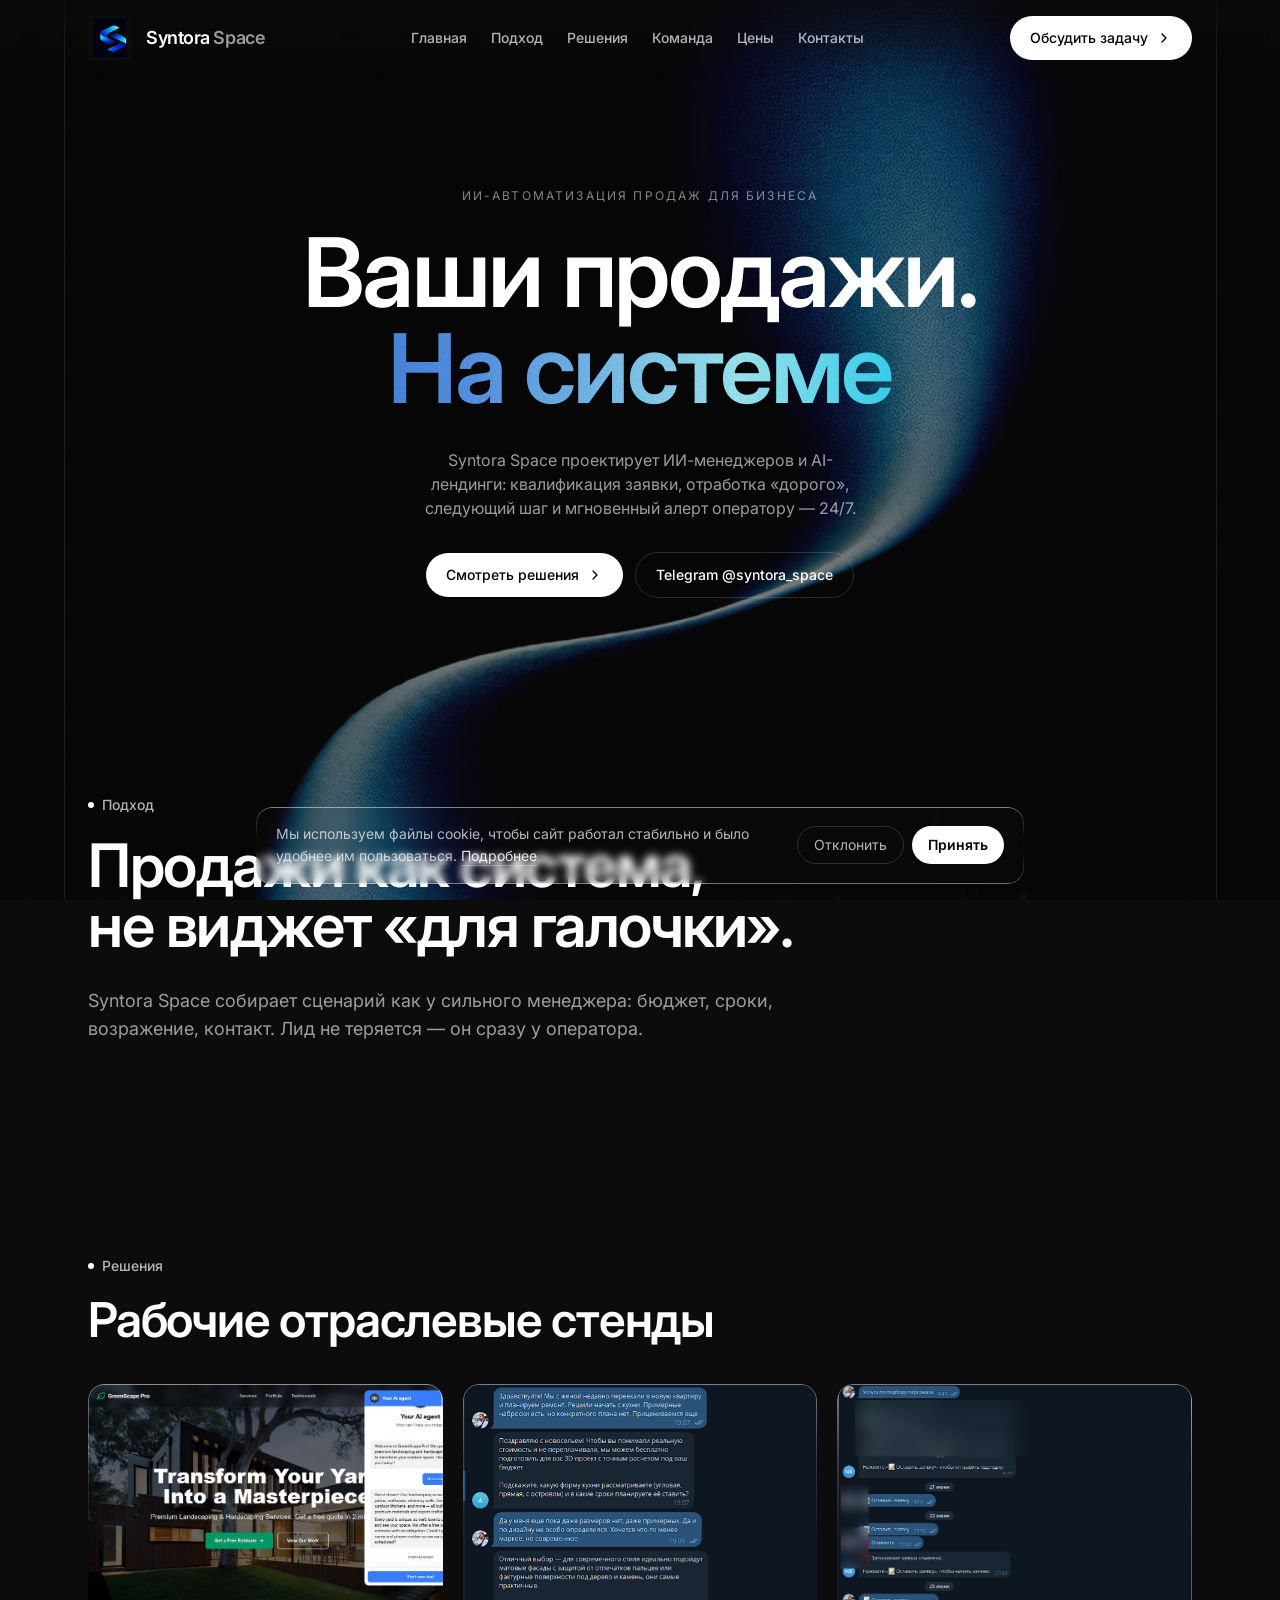
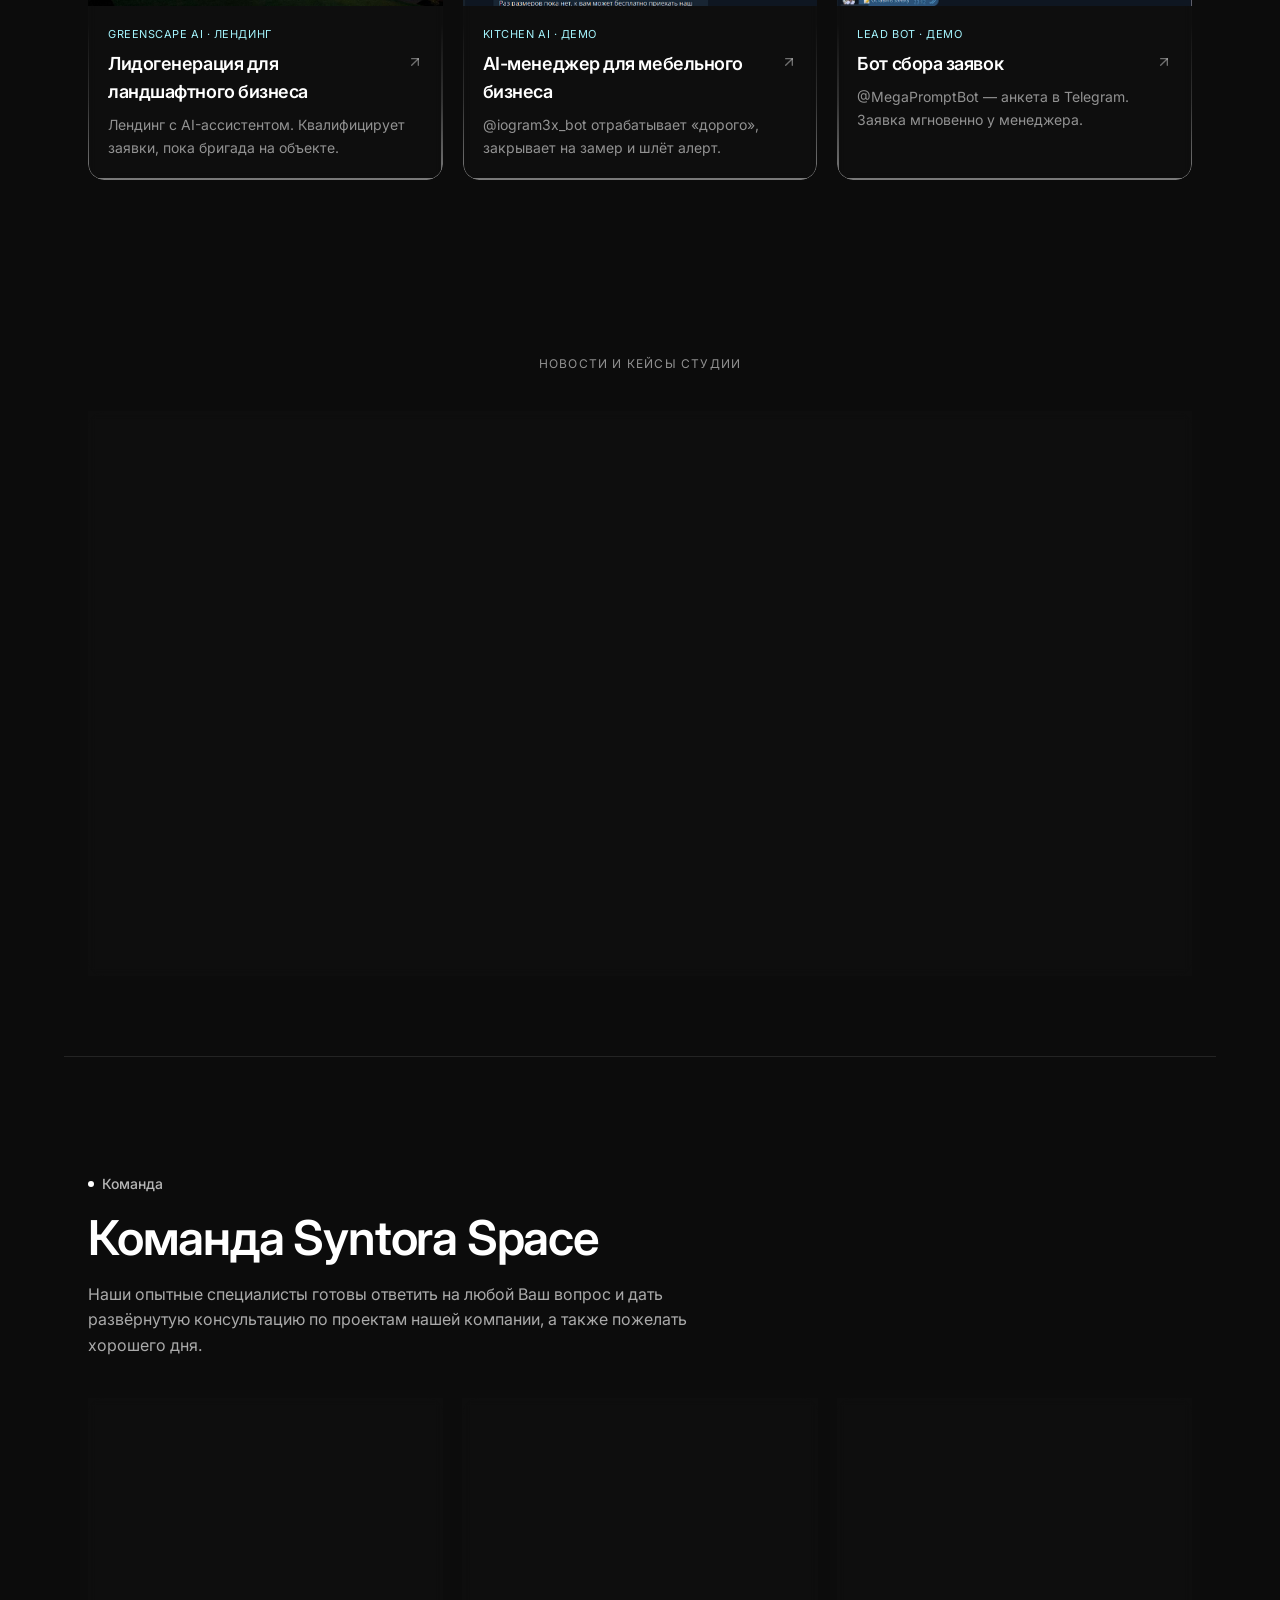
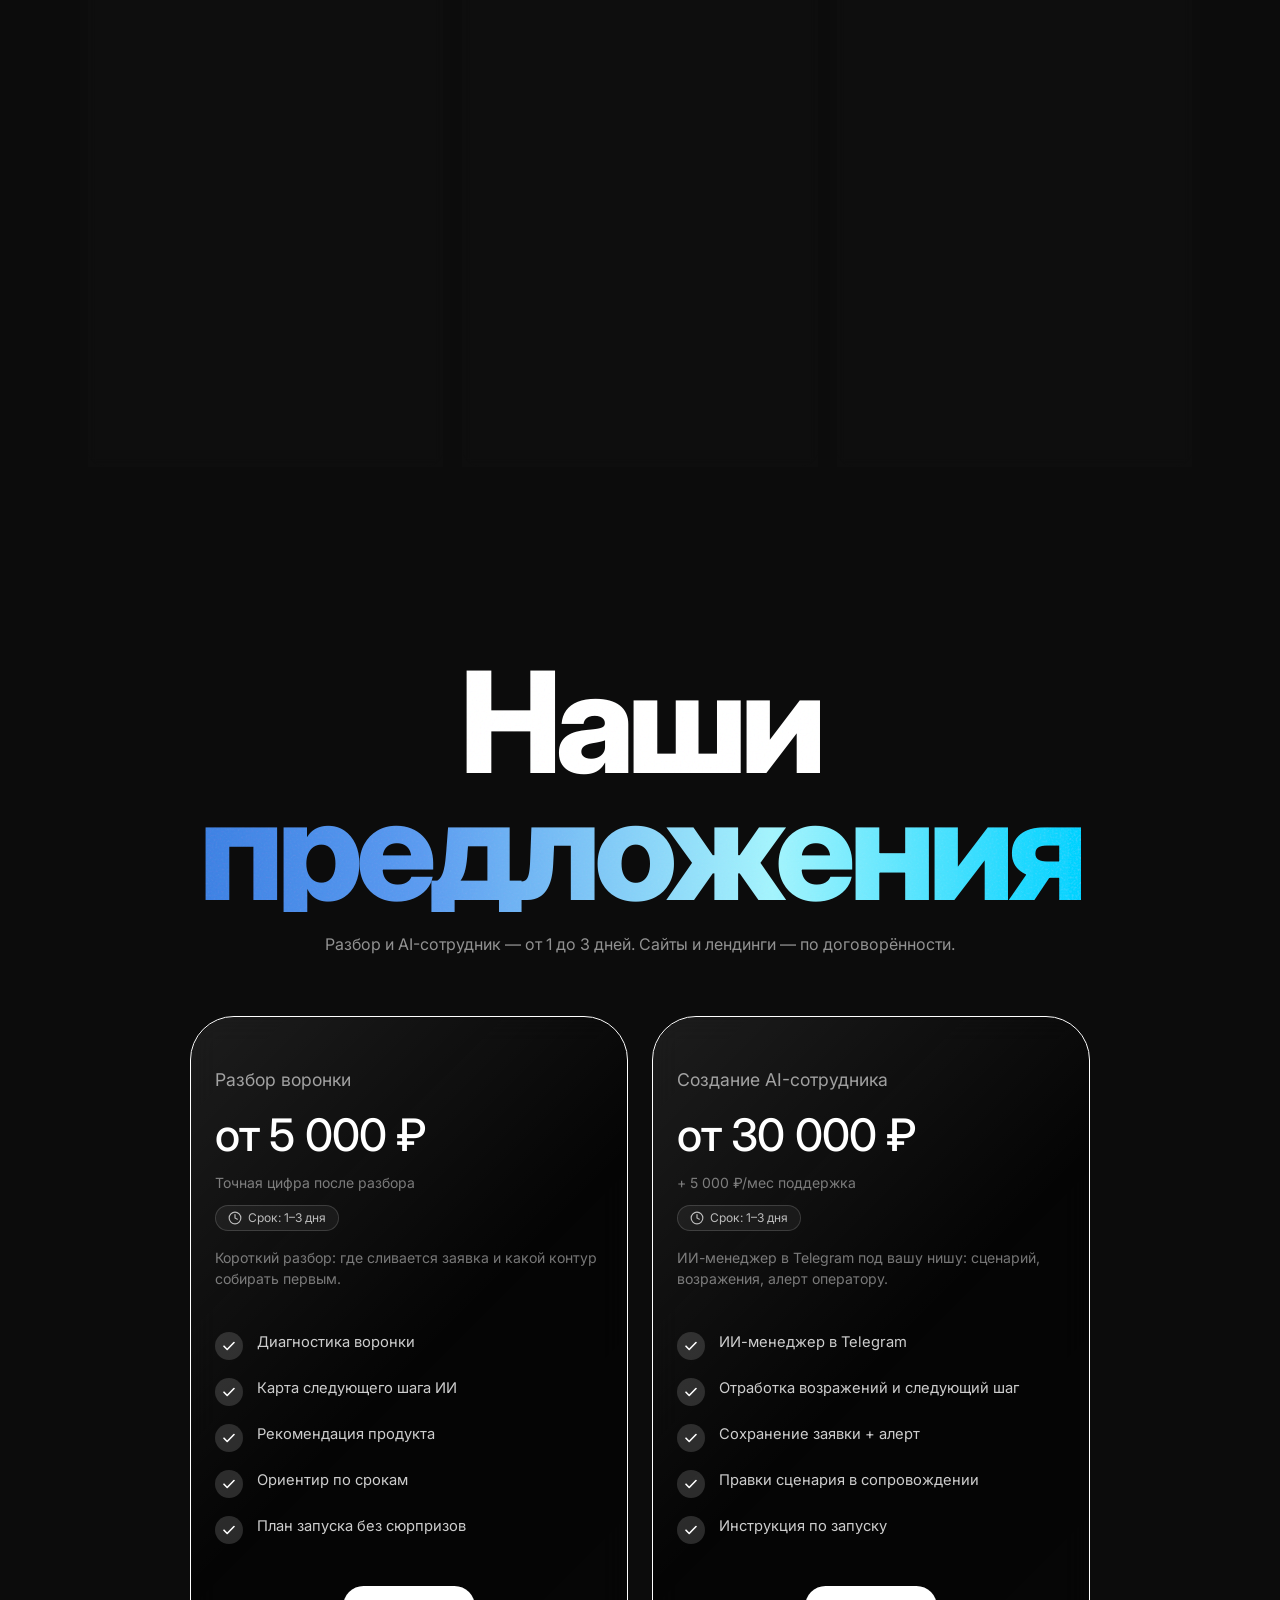
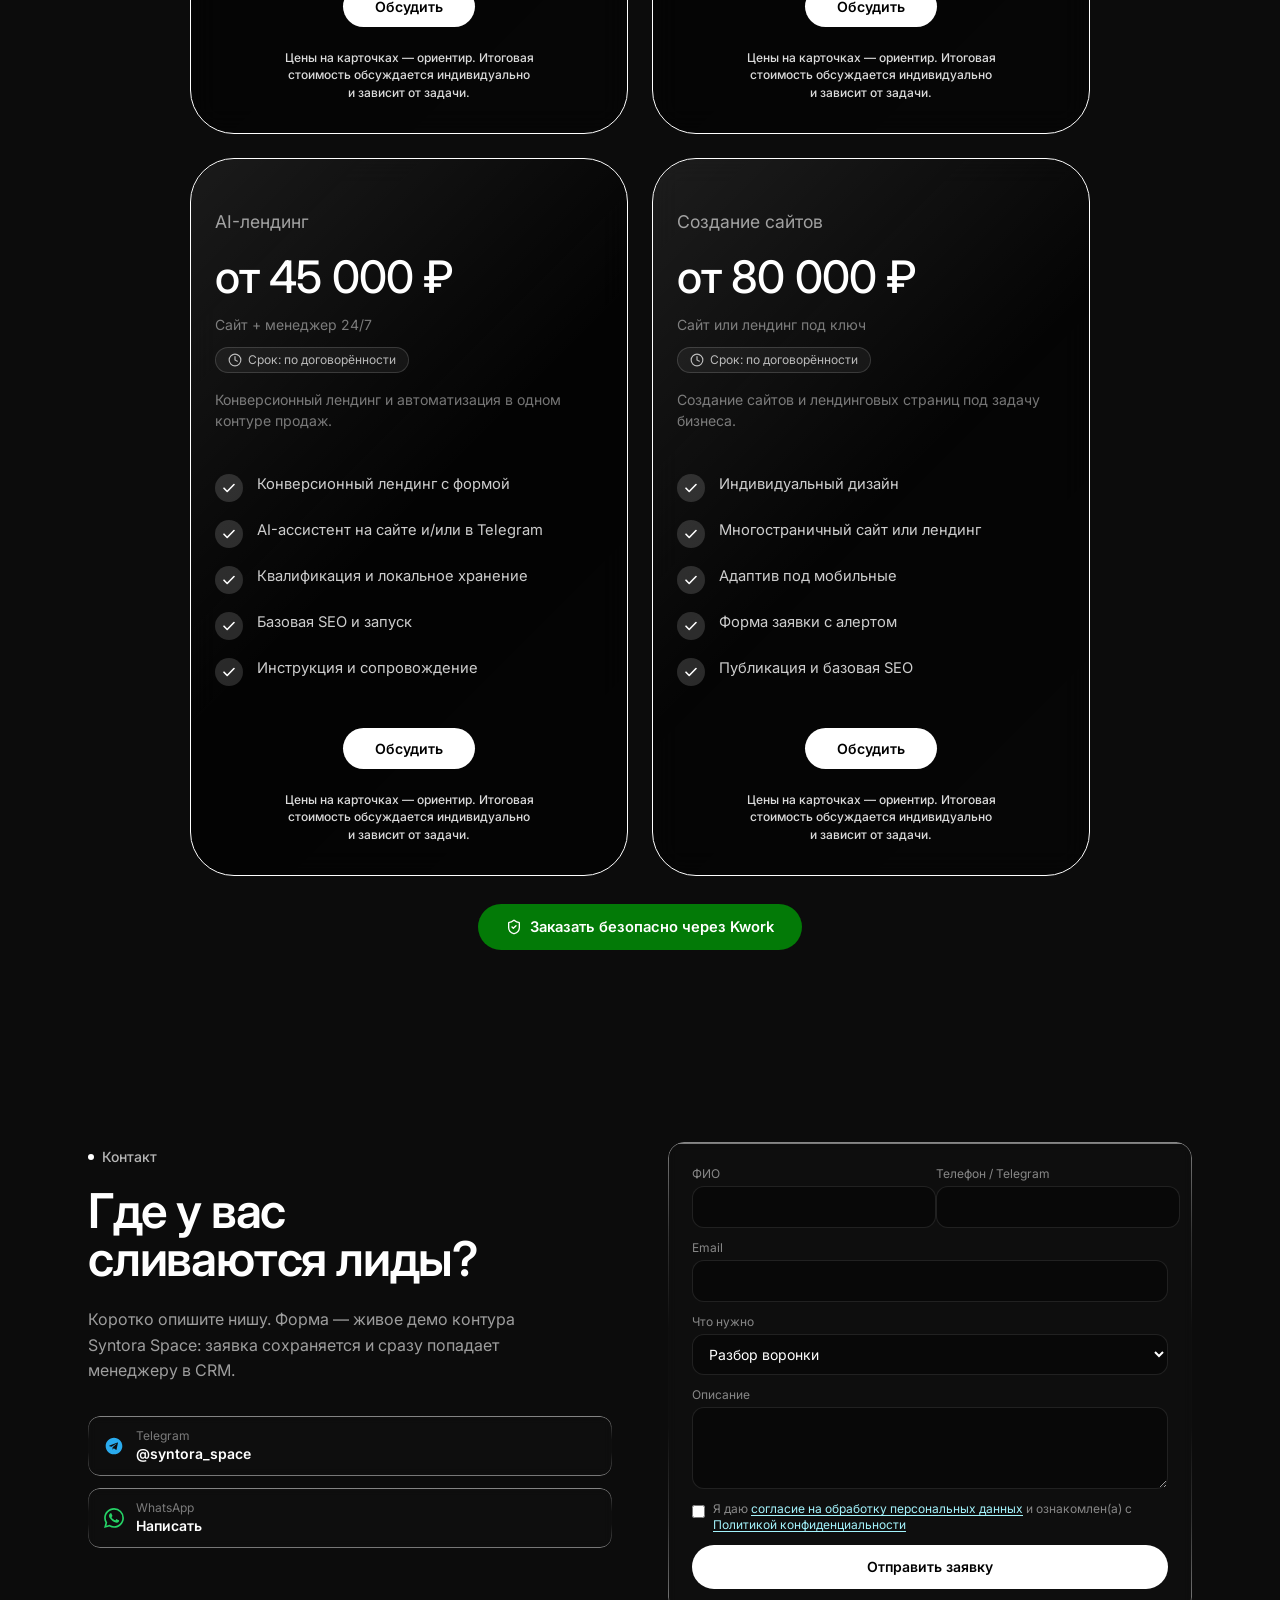
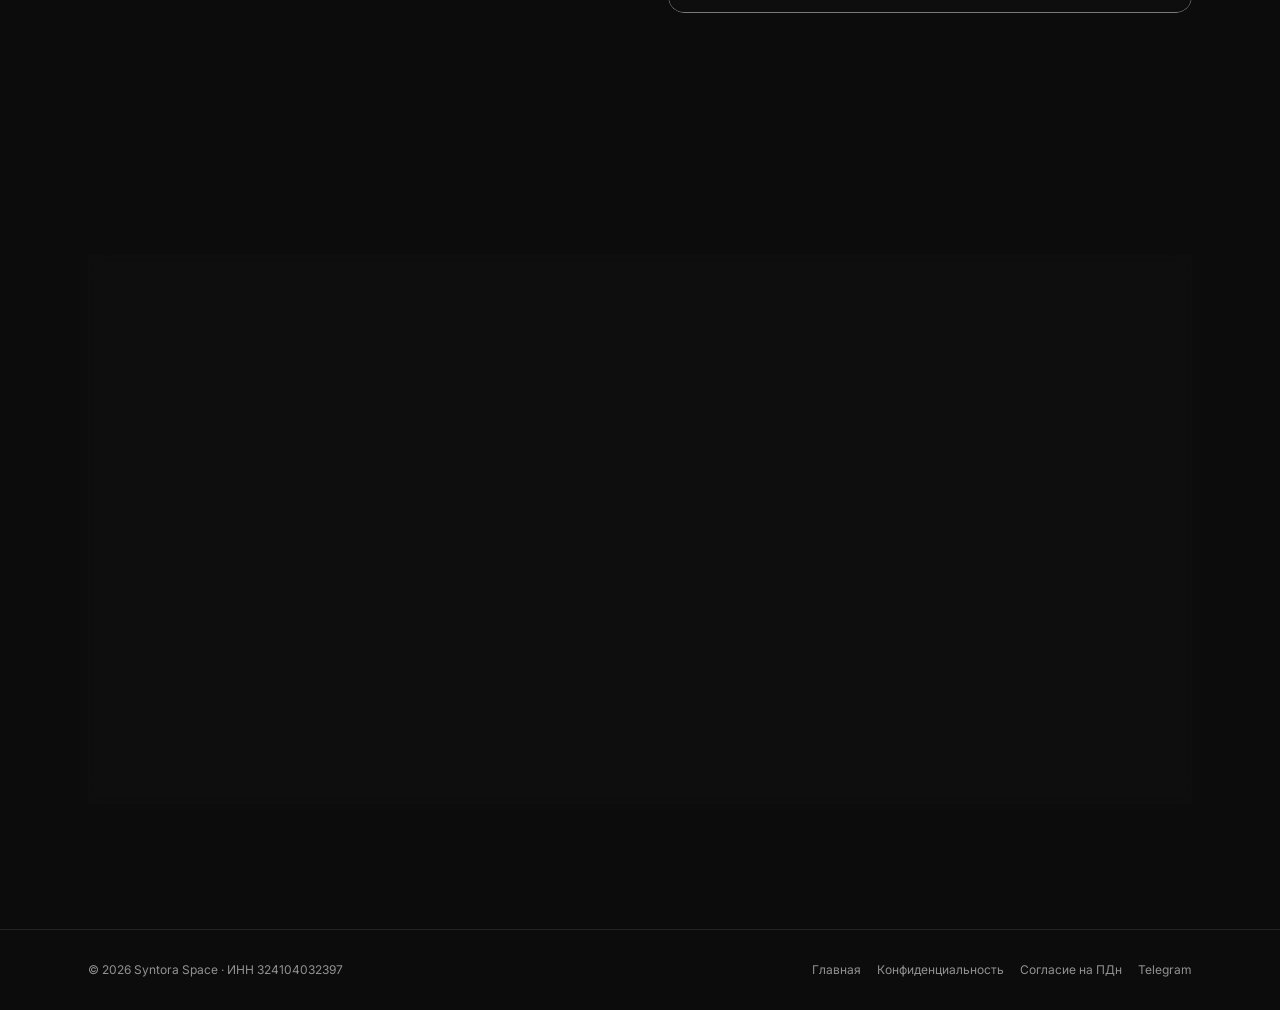
<file: index.html>
<!doctype html>
<html lang="ru">
  <head>
    <meta charset="UTF-8" />
    <link rel="icon" type="image/svg+xml" href="/img/favicon.svg" />
    <meta name="viewport" content="width=device-width, initial-scale=1.0" />
    <title>Syntora Space — ИИ-контуры продаж</title>
    <meta
      name="description"
      content="Syntora Space — ИИ-менеджеры и AI-лендинги для продаж: квалификация лидов, отработка возражений и алерты в Telegram 24/7."
    />
    <link rel="canonical" href="https://syntora.space/" />
    <meta property="og:type" content="website" />
    <meta property="og:locale" content="ru_RU" />
    <meta property="og:url" content="https://syntora.space/" />
    <meta property="og:title" content="Syntora Space — ИИ-контуры продаж" />
    <meta
      property="og:description"
      content="Syntora Space — ИИ-менеджеры и AI-лендинги для продаж: квалификация лидов, отработка возражений и алерты в Telegram 24/7."
    />
    <meta property="og:image" content="https://syntora.space/img/syntora-mark.png" />
    <meta name="twitter:card" content="summary" />
    <meta name="twitter:title" content="Syntora Space — ИИ-контуры продаж" />
    <script type="module" crossorigin src="/assets/index-BSeXz1mg.js"></script>
    <link rel="stylesheet" crossorigin href="/assets/index-CdtjciRU.css">
  </head>
  <body>
    <div id="root"></div>
  </body>
</html>
</file>
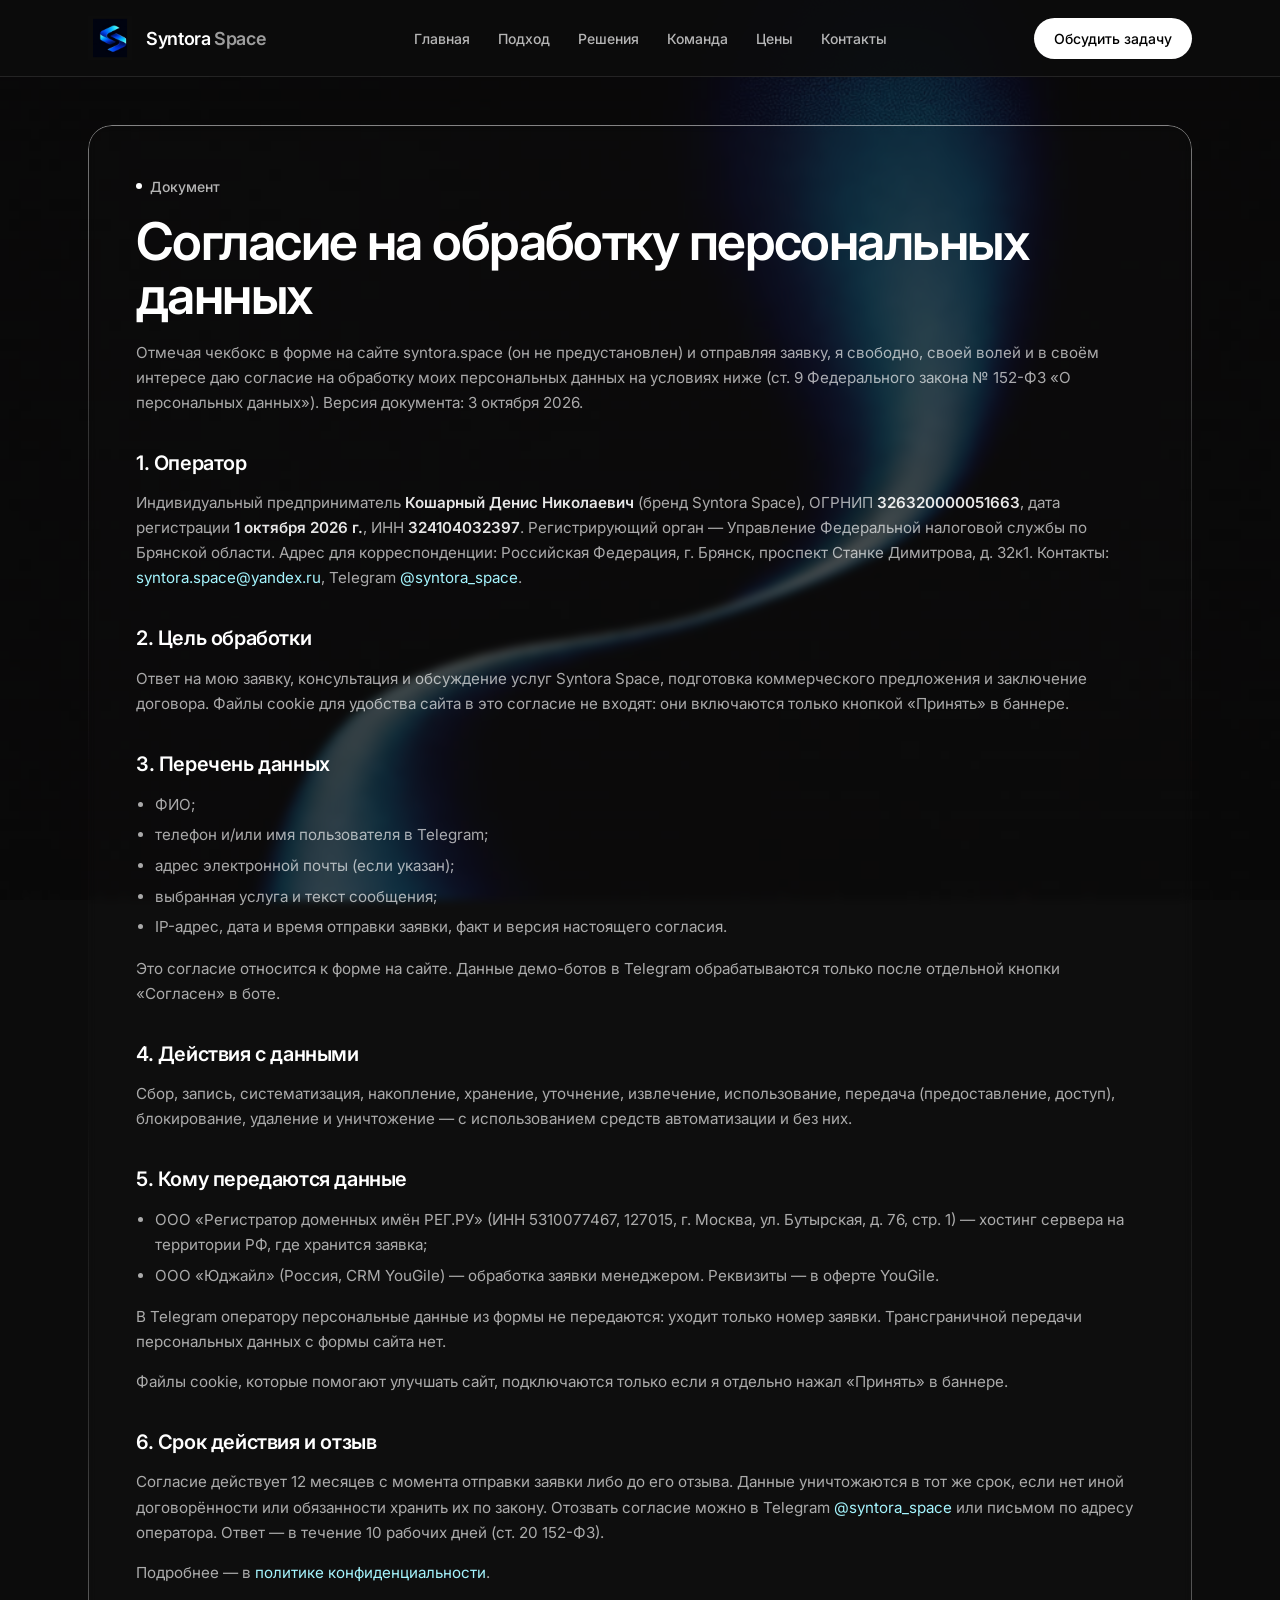
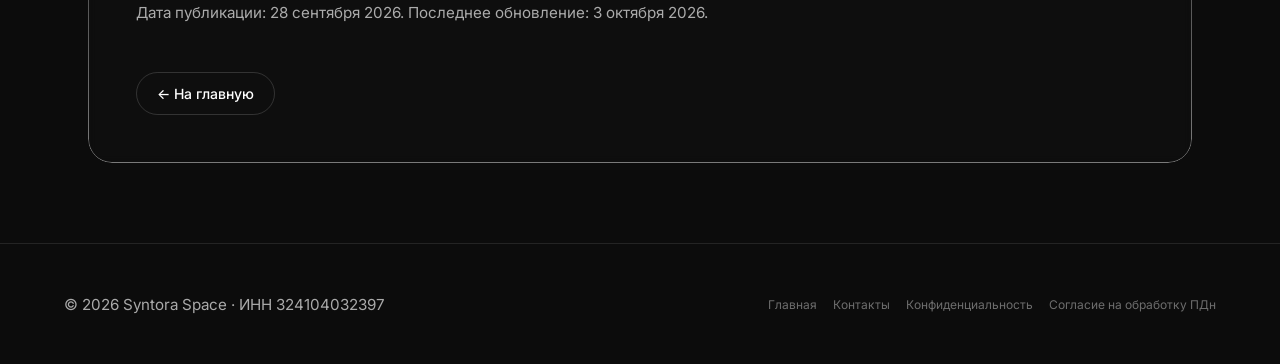
<file: consent.html>
<!DOCTYPE html>
<html lang="ru">
<head>
  <meta charset="UTF-8" />
  <meta name="viewport" content="width=device-width, initial-scale=1.0" />
  <title>Согласие на обработку персональных данных — Syntora Space</title>
  <meta name="description" content="Согласие на обработку персональных данных при отправке заявки на syntora.space." />
  <link rel="canonical" href="https://syntora.space/consent.html" />
  <meta property="og:type" content="website" />
  <meta property="og:locale" content="ru_RU" />
  <meta property="og:url" content="https://syntora.space/consent.html" />
  <meta property="og:title" content="Согласие на обработку ПДн — Syntora Space" />
  <meta property="og:description" content="Согласие на обработку персональных данных при отправке заявки на syntora.space." />
  <meta property="og:image" content="https://syntora.space/img/syntora-mark.png" />
  <link rel="icon" href="/img/favicon.svg" type="image/svg+xml" />
  <link rel="preconnect" href="https://fonts.googleapis.com" />
  <link rel="preconnect" href="https://fonts.gstatic.com" crossorigin />
  <link href="https://fonts.googleapis.com/css2?family=Inter:wght@400;500;600;700;800;900&display=swap" rel="stylesheet" />
  <style>
    :root {
      --bg: #0c0c0c;
      --brand: #3d81e3;
      --cyan: #00d2ff;
      --mint: #a4f4fd;
    }
    * { box-sizing: border-box; }
    html { scroll-behavior: smooth; }
    body {
      margin: 0;
      font-family: Inter, system-ui, sans-serif;
      -webkit-font-smoothing: antialiased;
      background: var(--bg);
      color: #fff;
      min-height: 100vh;
    }
    ::selection { background: rgb(61 129 227 / 0.3); }
    a { color: var(--mint); text-decoration: none; }
    a:hover { color: #fff; }
    .skip {
      position: absolute; left: -9999px;
    }
    .skip:focus {
      left: 1rem; top: 1rem; z-index: 100;
      background: #fff; color: #000; padding: 0.5rem 0.75rem; border-radius: 999px;
    }
    .bg-video {
      position: fixed; inset: 0; z-index: 0; pointer-events: none;
    }
    .bg-video video {
      width: 100%; height: 100%; object-fit: cover;
    }
    .bg-video::after {
      content: ''; position: absolute; inset: 0; background: rgb(12 12 12 / 0.72);
    }
    .shell { position: relative; z-index: 10; }
    .header {
      position: sticky; top: 0; z-index: 50;
      background: rgb(12 12 12 / 0.86);
      -webkit-backdrop-filter: blur(16px);
      backdrop-filter: blur(16px);
      border-bottom: 1px solid rgb(255 255 255 / 0.1);
    }
    .nav-inner {
      max-width: 72rem; margin: 0 auto; padding: 1rem 1.5rem;
      display: flex; align-items: center; justify-content: space-between; gap: 1rem;
    }
    .brand {
      display: inline-flex; align-items: center; gap: 0.875rem; color: #fff; text-decoration: none;
    }
    .brand img { width: 2.75rem; height: 2.75rem; object-fit: contain; }
    .brand-text { font-size: 1.125rem; font-weight: 600; letter-spacing: -0.02em; }
    .brand-text span { color: rgb(255 255 255 / 0.6); }
    .nav-links {
      display: none; align-items: center; gap: 1.75rem;
    }
    .nav-links a {
      color: rgb(255 255 255 / 0.7); font-size: 0.875rem; font-weight: 500; text-decoration: none;
    }
    .nav-links a:hover { color: #fff; }
    .cta {
      display: none;
      align-items: center; justify-content: center;
      border-radius: 999px; background: #fff; color: #000;
      font-size: 0.875rem; font-weight: 500;
      padding: 0.75rem 1.25rem; text-decoration: none;
    }
    .cta:hover { background: rgb(255 255 255 / 0.9); color: #000; }
    .burger {
      width: 2.75rem; height: 2.75rem; border-radius: 999px;
      border: 1px solid rgb(255 255 255 / 0.1); background: rgb(255 255 255 / 0.05);
      color: #fff; display: inline-flex; align-items: center; justify-content: center;
      cursor: pointer;
    }
    .mobile-panel {
      display: none; margin: 0 1.5rem 1rem;
      border: 1px solid rgb(255 255 255 / 0.1); border-radius: 1rem;
      background: rgb(0 0 0 / 0.85); -webkit-backdrop-filter: blur(16px); backdrop-filter: blur(16px); padding: 0.5rem 1rem 1rem;
    }
    .mobile-panel.open { display: block; }
    .mobile-panel a {
      display: block; color: rgb(255 255 255 / 0.8); text-decoration: none;
      padding: 0.85rem 0; border-bottom: 1px solid rgb(255 255 255 / 0.1);
      font-size: 0.875rem;
    }
    .mobile-panel a:last-child { border-bottom: 0; }
    .mobile-cta {
      display: block; margin-top: 0.75rem; text-align: center;
      border-radius: 999px; background: #fff; color: #000;
      font-size: 0.875rem; font-weight: 500; padding: 0.75rem 1.25rem; text-decoration: none;
    }
    @media (min-width: 1024px) {
      .nav-links, .cta { display: inline-flex; }
      .burger, .mobile-panel, .mobile-panel.open { display: none !important; }
    }
    main {
      max-width: 72rem; margin: 0 auto; padding: 3rem 1.5rem 5rem;
    }
    .card {
      position: relative; overflow: hidden;
      background: rgba(255,255,255,0.01);
      background-blend-mode: luminosity;
      -webkit-backdrop-filter: blur(4px);
      backdrop-filter: blur(4px);
      box-shadow: inset 0 1px 1px rgba(255,255,255,0.1);
      border-radius: 1.5rem;
      padding: 2rem 1.5rem;
    }
    @supports not ((backdrop-filter: blur(4px)) or (-webkit-backdrop-filter: blur(4px))) {
      .card { background: rgba(255,255,255,0.05); border: 1px solid rgba(255,255,255,0.12); }
    }
    @media (min-width: 768px) {
      .card { padding: 3rem; }
    }
    .card::before {
      content: ''; position: absolute; inset: 0; border-radius: inherit; padding: 1.4px;
      background: linear-gradient(180deg,
        rgba(255,255,255,0.45) 0%, rgba(255,255,255,0.15) 20%,
        rgba(255,255,255,0) 40%, rgba(255,255,255,0) 60%,
        rgba(255,255,255,0.15) 80%, rgba(255,255,255,0.45) 100%);
      -webkit-mask: linear-gradient(#fff 0 0) content-box, linear-gradient(#fff 0 0);
      mask: linear-gradient(#fff 0 0) content-box, linear-gradient(#fff 0 0);
      -webkit-mask-composite: xor; mask-composite: exclude;
      pointer-events: none;
    }
    @supports not ((mask-composite: exclude) or (-webkit-mask-composite: xor)) {
      .card::before { display: none; }
    }
    .eyebrow {
      display: inline-flex; align-items: center; gap: 0.5rem;
      color: rgb(255 255 255 / 0.7); font-size: 0.875rem; font-weight: 500;
    }
    .eyebrow i {
      width: 0.375rem; height: 0.375rem; border-radius: 999px; background: #fff; display: inline-block;
    }
    h1 {
      margin: 1.25rem 0 1rem;
      font-size: clamp(2rem, 5vw, 3.25rem);
      font-weight: 600; letter-spacing: -0.03em; line-height: 1.05;
    }
    h2 {
      margin: 2.25rem 0 0.75rem;
      font-size: 1.25rem; font-weight: 600; letter-spacing: -0.02em;
    }
    p, li {
      color: rgb(255 255 255 / 0.65);
      font-size: 0.95rem; line-height: 1.65;
    }
    ul { padding-left: 1.2rem; }
    li { margin: 0.35rem 0; }
    strong { color: rgb(255 255 255 / 0.9); font-weight: 600; }
    .disclaimer {
      font-size: 0.75rem; color: rgb(255 255 255 / 0.4); line-height: 1.55;
    }
    .back {
      display: inline-flex; margin-top: 2rem;
      border-radius: 999px; border: 1px solid rgb(255 255 255 / 0.15);
      color: #fff; padding: 0.75rem 1.25rem; font-size: 0.875rem; font-weight: 500;
      text-decoration: none;
    }
    .back:hover { background: rgb(255 255 255 / 0.05); color: #fff; }
    footer {
      border-top: 1px solid rgb(255 255 255 / 0.1);
      padding: 2rem 1.5rem;
    }
    .footer-inner {
      max-width: 72rem; margin: 0 auto;
      display: flex; flex-direction: column; gap: 0.75rem;
      color: rgb(255 255 255 / 0.4); font-size: 0.75rem;
    }
    @media (min-width: 640px) {
      .footer-inner {
        flex-direction: row; align-items: center; justify-content: space-between;
      }
    }
    .footer-links { display: flex; flex-wrap: wrap; gap: 1rem; }
    .footer-links a { color: rgb(255 255 255 / 0.4); text-decoration: none; }
    .footer-links a:hover { color: rgb(255 255 255 / 0.7); }
  </style>
</head>
<body>
  <a class="skip" href="#main">К содержанию</a>

  <div class="bg-video" aria-hidden="true">
    <video autoplay loop muted playsinline preload="metadata"
      poster="/media/hero-poster.jpg" src="/media/hero.mp4"></video>
  </div>

  <div class="shell">
    <header class="header">
      <div class="nav-inner">
        <a class="brand" href="/" aria-label="Syntora Space — на главную">
          <img src="/img/syntora-mark.png" alt="" width="44" height="44" />
          <span class="brand-text">Syntora <span>Space</span></span>
        </a>
        <nav class="nav-links" aria-label="Основная навигация">
          <a href="/">Главная</a>
          <a href="/#approach">Подход</a>
          <a href="/#solutions">Решения</a>
          <a href="/#team">Команда</a>
          <a href="/#pricing">Цены</a>
          <a href="/#contact">Контакты</a>
        </nav>
        <a class="cta" href="/#contact">Обсудить задачу</a>
        <button class="burger" id="burger" type="button" aria-label="Меню" aria-expanded="false" aria-controls="mobile-nav">
          <svg width="20" height="20" viewBox="0 0 24 24" fill="none" stroke="currentColor" stroke-width="2"><path d="M4 6h16M4 12h16M4 18h16"/></svg>
        </button>
      </div>
      <div class="mobile-panel" id="mobile-nav">
        <a href="/">Главная</a>
        <a href="/#approach">Подход</a>
        <a href="/#solutions">Решения</a>
        <a href="/#team">Команда</a>
        <a href="/#pricing">Цены</a>
        <a href="/#contact">Контакты</a>
        <a class="mobile-cta" href="/#contact">Обсудить задачу</a>
      </div>
    </header>

    <main id="main">
            <article class="card">
        <div class="eyebrow"><i></i> Документ</div>
        <h1>Согласие на обработку персональных данных</h1>
        <p>Отмечая чекбокс в форме на сайте syntora.space (он не предустановлен) и отправляя заявку, я свободно, своей волей и в своём интересе даю согласие на обработку моих персональных данных на условиях ниже (ст. 9 Федерального закона № 152-ФЗ «О персональных данных»). Версия документа: 3 октября 2026.</p>

        <h2>1. Оператор</h2>
        <p>Индивидуальный предприниматель <strong>Кошарный Денис Николаевич</strong> (бренд Syntora Space), ОГРНИП <strong>326320000051663</strong>, дата регистрации <strong>1 октября 2026 г.</strong>, ИНН <strong>324104032397</strong>. Регистрирующий орган — Управление Федеральной налоговой службы по Брянской области. Адрес для корреспонденции: Российская Федерация, г. Брянск, проспект Станке Димитрова, д. 32к1. Контакты: <a href="mailto:syntora.space@yandex.ru">syntora.space@yandex.ru</a>, Telegram <a href="https://t.me/syntora_space" rel="noopener" target="_blank">@syntora_space</a>.</p>

        <h2>2. Цель обработки</h2>
        <p>Ответ на мою заявку, консультация и обсуждение услуг Syntora Space, подготовка коммерческого предложения и заключение договора. Файлы cookie для удобства сайта в это согласие не входят: они включаются только кнопкой «Принять» в баннере.</p>

        <h2>3. Перечень данных</h2>
        <ul>
          <li>ФИО;</li>
          <li>телефон и/или имя пользователя в Telegram;</li>
          <li>адрес электронной почты (если указан);</li>
          <li>выбранная услуга и текст сообщения;</li>
          <li>IP-адрес, дата и время отправки заявки, факт и версия настоящего согласия.</li>
        </ul>
        <p>Это согласие относится к форме на сайте. Данные демо-ботов в Telegram обрабатываются только после отдельной кнопки «Согласен» в боте.</p>

        <h2>4. Действия с данными</h2>
        <p>Сбор, запись, систематизация, накопление, хранение, уточнение, извлечение, использование, передача (предоставление, доступ), блокирование, удаление и уничтожение — с использованием средств автоматизации и без них.</p>

        <h2>5. Кому передаются данные</h2>
        <ul>
          <li>ООО «Регистратор доменных имён РЕГ.РУ» (ИНН 5310077467, 127015, г. Москва, ул. Бутырская, д. 76, стр. 1) — хостинг сервера на территории РФ, где хранится заявка;</li>
          <li>ООО «Юджайл» (Россия, CRM YouGile) — обработка заявки менеджером. Реквизиты — в оферте YouGile.</li>
        </ul>
        <p>В Telegram оператору персональные данные из формы не передаются: уходит только номер заявки. Трансграничной передачи персональных данных с формы сайта нет.</p>
        <p>Файлы cookie, которые помогают улучшать сайт, подключаются только если я отдельно нажал «Принять» в баннере.</p>

        <h2>6. Срок действия и отзыв</h2>
        <p>Согласие действует 12 месяцев с момента отправки заявки либо до его отзыва. Данные уничтожаются в тот же срок, если нет иной договорённости или обязанности хранить их по закону. Отозвать согласие можно в Telegram <a href="https://t.me/syntora_space" rel="noopener" target="_blank">@syntora_space</a> или письмом по адресу оператора. Ответ — в течение 10 рабочих дней (ст. 20 152-ФЗ).</p>

        <p>Подробнее — в <a href="/privacy.html">политике конфиденциальности</a>.</p>
        <p>Дата публикации: 28 сентября 2026. Последнее обновление: 3 октября 2026.</p>

        <a class="back" href="/">← На главную</a>
      </article>
    </main>

    <footer>
      <div class="footer-inner">
        <p>© 2026 Syntora Space · ИНН 324104032397</p>
        <div class="footer-links">
          <a href="/">Главная</a>
          <a href="/#contact">Контакты</a>
          <a href="/privacy.html">Конфиденциальность</a>
          <a href="/consent.html">Согласие на обработку ПДн</a>
        </div>
      </div>
    </footer>
  </div>

  <script>
    (function () {
      var burger = document.getElementById('burger');
      var panel = document.getElementById('mobile-nav');
      if (!burger || !panel) return;
      burger.addEventListener('click', function () {
        var open = panel.classList.toggle('open');
        burger.setAttribute('aria-expanded', open ? 'true' : 'false');
      });
      panel.querySelectorAll('a').forEach(function (link) {
        link.addEventListener('click', function () {
          panel.classList.remove('open');
          burger.setAttribute('aria-expanded', 'false');
        });
      });
    })();
  </script>
</body>
</html>
</file>
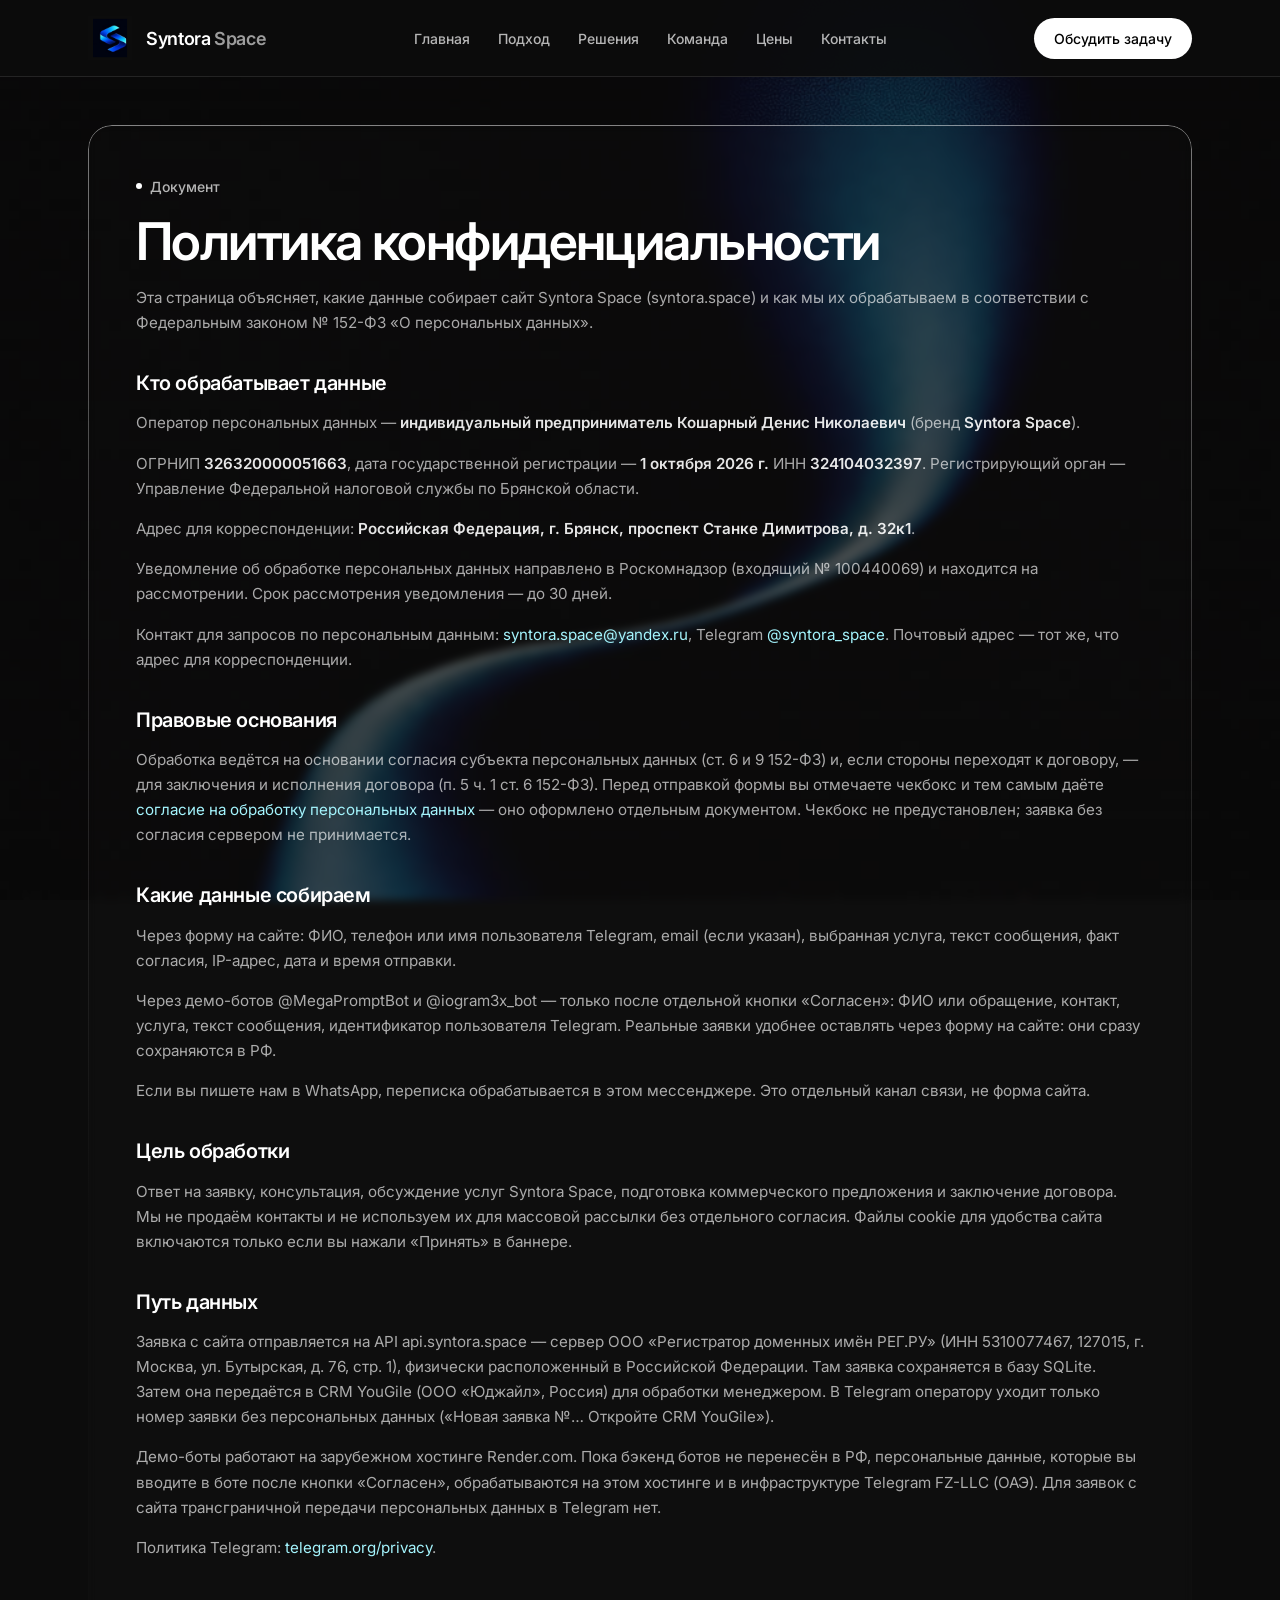
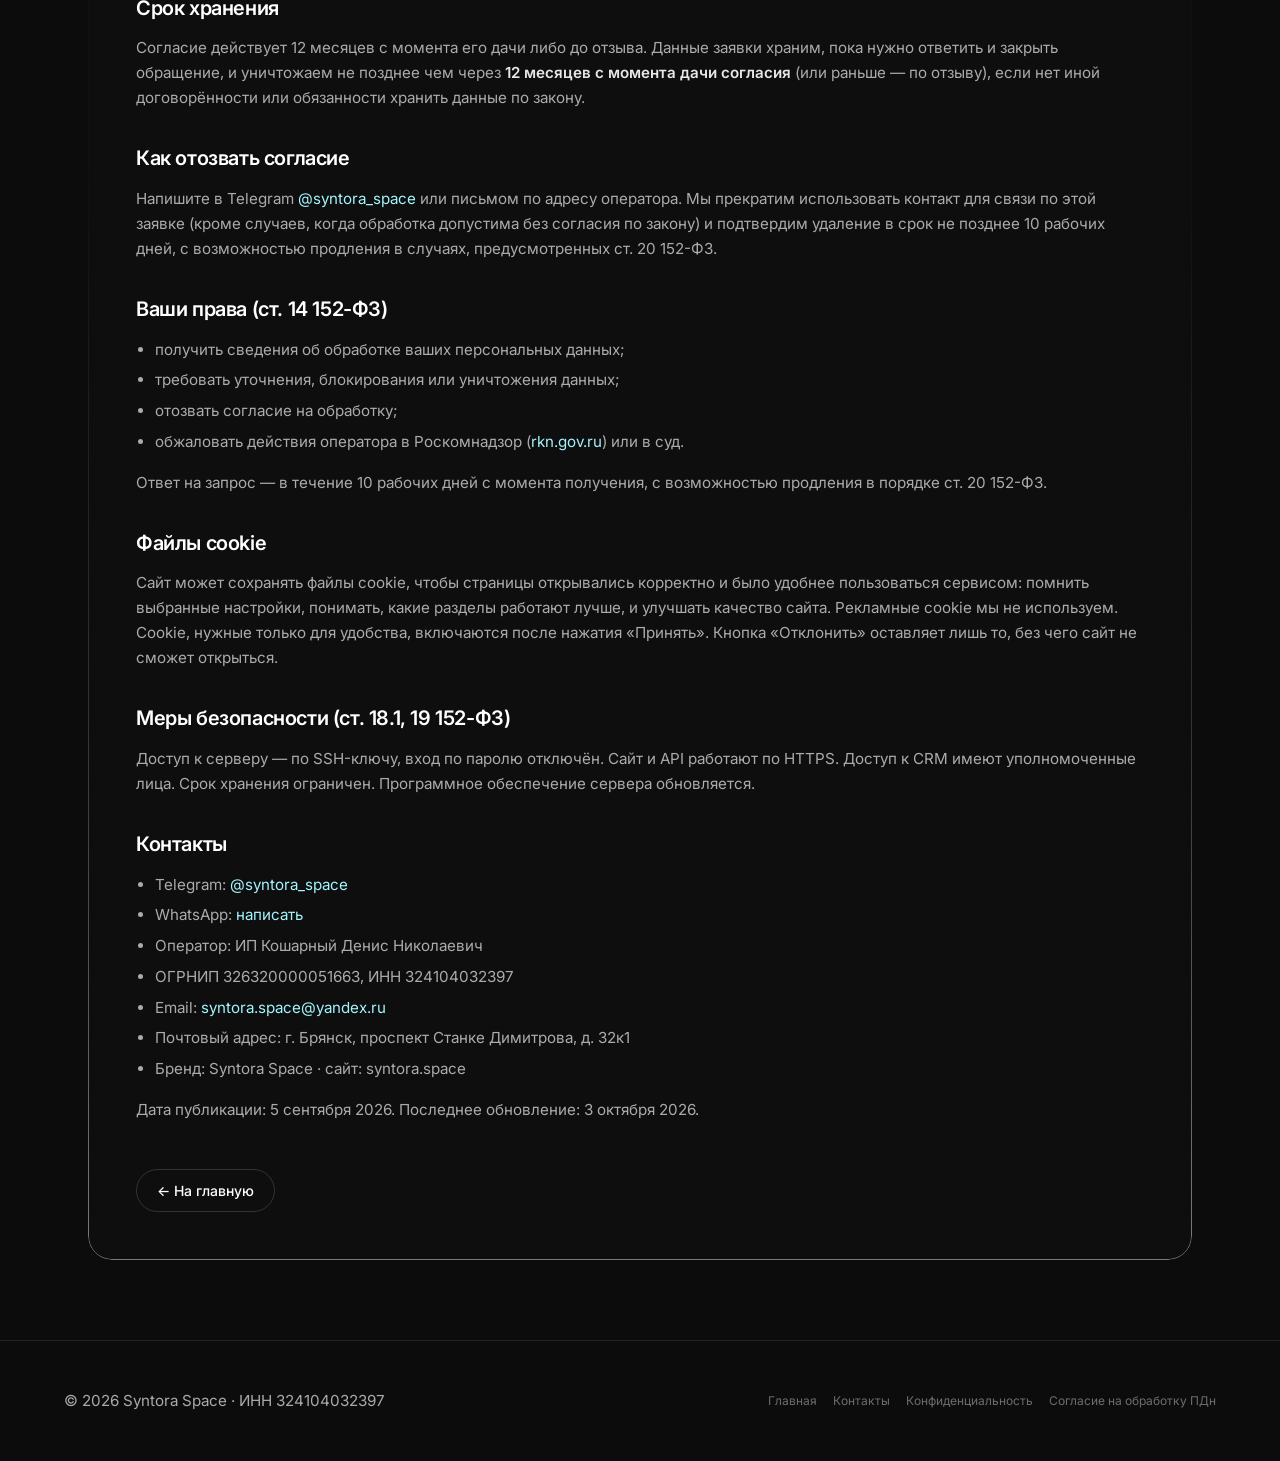
<file: privacy.html>
<!DOCTYPE html>
<html lang="ru">
<head>
  <meta charset="UTF-8" />
  <meta name="viewport" content="width=device-width, initial-scale=1.0" />
  <title>Политика конфиденциальности — Syntora Space</title>
  <meta name="description" content="Как Syntora Space обрабатывает заявки и персональные данные." />
  <link rel="canonical" href="https://syntora.space/privacy.html" />
  <meta property="og:type" content="website" />
  <meta property="og:locale" content="ru_RU" />
  <meta property="og:url" content="https://syntora.space/privacy.html" />
  <meta property="og:title" content="Политика конфиденциальности — Syntora Space" />
  <meta property="og:description" content="Как Syntora Space обрабатывает заявки и персональные данные." />
  <meta property="og:image" content="https://syntora.space/img/syntora-mark.png" />
  <link rel="icon" href="/img/favicon.svg" type="image/svg+xml" />
  <link rel="preconnect" href="https://fonts.googleapis.com" />
  <link rel="preconnect" href="https://fonts.gstatic.com" crossorigin />
  <link href="https://fonts.googleapis.com/css2?family=Inter:wght@400;500;600;700;800;900&display=swap" rel="stylesheet" />
  <style>
    :root {
      --bg: #0c0c0c;
      --brand: #3d81e3;
      --cyan: #00d2ff;
      --mint: #a4f4fd;
    }
    * { box-sizing: border-box; }
    html { scroll-behavior: smooth; }
    body {
      margin: 0;
      font-family: Inter, system-ui, sans-serif;
      -webkit-font-smoothing: antialiased;
      background: var(--bg);
      color: #fff;
      min-height: 100vh;
    }
    ::selection { background: rgb(61 129 227 / 0.3); }
    a { color: var(--mint); text-decoration: none; }
    a:hover { color: #fff; }
    .skip {
      position: absolute; left: -9999px;
    }
    .skip:focus {
      left: 1rem; top: 1rem; z-index: 100;
      background: #fff; color: #000; padding: 0.5rem 0.75rem; border-radius: 999px;
    }
    .bg-video {
      position: fixed; inset: 0; z-index: 0; pointer-events: none;
    }
    .bg-video video {
      width: 100%; height: 100%; object-fit: cover;
    }
    .bg-video::after {
      content: ''; position: absolute; inset: 0; background: rgb(12 12 12 / 0.72);
    }
    .shell { position: relative; z-index: 10; }
    .header {
      position: sticky; top: 0; z-index: 50;
      background: rgb(12 12 12 / 0.86);
      -webkit-backdrop-filter: blur(16px);
      backdrop-filter: blur(16px);
      border-bottom: 1px solid rgb(255 255 255 / 0.1);
    }
    .nav-inner {
      max-width: 72rem; margin: 0 auto; padding: 1rem 1.5rem;
      display: flex; align-items: center; justify-content: space-between; gap: 1rem;
    }
    .brand {
      display: inline-flex; align-items: center; gap: 0.875rem; color: #fff; text-decoration: none;
    }
    .brand img { width: 2.75rem; height: 2.75rem; object-fit: contain; }
    .brand-text { font-size: 1.125rem; font-weight: 600; letter-spacing: -0.02em; }
    .brand-text span { color: rgb(255 255 255 / 0.6); }
    .nav-links {
      display: none; align-items: center; gap: 1.75rem;
    }
    .nav-links a {
      color: rgb(255 255 255 / 0.7); font-size: 0.875rem; font-weight: 500; text-decoration: none;
    }
    .nav-links a:hover { color: #fff; }
    .cta {
      display: none;
      align-items: center; justify-content: center;
      border-radius: 999px; background: #fff; color: #000;
      font-size: 0.875rem; font-weight: 500;
      padding: 0.75rem 1.25rem; text-decoration: none;
    }
    .cta:hover { background: rgb(255 255 255 / 0.9); color: #000; }
    .burger {
      width: 2.75rem; height: 2.75rem; border-radius: 999px;
      border: 1px solid rgb(255 255 255 / 0.1); background: rgb(255 255 255 / 0.05);
      color: #fff; display: inline-flex; align-items: center; justify-content: center;
      cursor: pointer;
    }
    .mobile-panel {
      display: none; margin: 0 1.5rem 1rem;
      border: 1px solid rgb(255 255 255 / 0.1); border-radius: 1rem;
      background: rgb(0 0 0 / 0.85); -webkit-backdrop-filter: blur(16px); backdrop-filter: blur(16px); padding: 0.5rem 1rem 1rem;
    }
    .mobile-panel.open { display: block; }
    .mobile-panel a {
      display: block; color: rgb(255 255 255 / 0.8); text-decoration: none;
      padding: 0.85rem 0; border-bottom: 1px solid rgb(255 255 255 / 0.1);
      font-size: 0.875rem;
    }
    .mobile-panel a:last-child { border-bottom: 0; }
    .mobile-cta {
      display: block; margin-top: 0.75rem; text-align: center;
      border-radius: 999px; background: #fff; color: #000;
      font-size: 0.875rem; font-weight: 500; padding: 0.75rem 1.25rem; text-decoration: none;
    }
    @media (min-width: 1024px) {
      .nav-links, .cta { display: inline-flex; }
      .burger, .mobile-panel, .mobile-panel.open { display: none !important; }
    }
    main {
      max-width: 72rem; margin: 0 auto; padding: 3rem 1.5rem 5rem;
    }
    .card {
      position: relative; overflow: hidden;
      background: rgba(255,255,255,0.01);
      background-blend-mode: luminosity;
      -webkit-backdrop-filter: blur(4px);
      backdrop-filter: blur(4px);
      box-shadow: inset 0 1px 1px rgba(255,255,255,0.1);
      border-radius: 1.5rem;
      padding: 2rem 1.5rem;
    }
    @supports not ((backdrop-filter: blur(4px)) or (-webkit-backdrop-filter: blur(4px))) {
      .card { background: rgba(255,255,255,0.05); border: 1px solid rgba(255,255,255,0.12); }
    }
    @media (min-width: 768px) {
      .card { padding: 3rem; }
    }
    .card::before {
      content: ''; position: absolute; inset: 0; border-radius: inherit; padding: 1.4px;
      background: linear-gradient(180deg,
        rgba(255,255,255,0.45) 0%, rgba(255,255,255,0.15) 20%,
        rgba(255,255,255,0) 40%, rgba(255,255,255,0) 60%,
        rgba(255,255,255,0.15) 80%, rgba(255,255,255,0.45) 100%);
      -webkit-mask: linear-gradient(#fff 0 0) content-box, linear-gradient(#fff 0 0);
      mask: linear-gradient(#fff 0 0) content-box, linear-gradient(#fff 0 0);
      -webkit-mask-composite: xor; mask-composite: exclude;
      pointer-events: none;
    }
    @supports not ((mask-composite: exclude) or (-webkit-mask-composite: xor)) {
      .card::before { display: none; }
    }
    .eyebrow {
      display: inline-flex; align-items: center; gap: 0.5rem;
      color: rgb(255 255 255 / 0.7); font-size: 0.875rem; font-weight: 500;
    }
    .eyebrow i {
      width: 0.375rem; height: 0.375rem; border-radius: 999px; background: #fff; display: inline-block;
    }
    h1 {
      margin: 1.25rem 0 1rem;
      font-size: clamp(2rem, 5vw, 3.25rem);
      font-weight: 600; letter-spacing: -0.03em; line-height: 1.05;
    }
    h2 {
      margin: 2.25rem 0 0.75rem;
      font-size: 1.25rem; font-weight: 600; letter-spacing: -0.02em;
    }
    p, li {
      color: rgb(255 255 255 / 0.65);
      font-size: 0.95rem; line-height: 1.65;
    }
    ul { padding-left: 1.2rem; }
    li { margin: 0.35rem 0; }
    strong { color: rgb(255 255 255 / 0.9); font-weight: 600; }
    .disclaimer {
      font-size: 0.75rem; color: rgb(255 255 255 / 0.4); line-height: 1.55;
    }
    .back {
      display: inline-flex; margin-top: 2rem;
      border-radius: 999px; border: 1px solid rgb(255 255 255 / 0.15);
      color: #fff; padding: 0.75rem 1.25rem; font-size: 0.875rem; font-weight: 500;
      text-decoration: none;
    }
    .back:hover { background: rgb(255 255 255 / 0.05); color: #fff; }
    footer {
      border-top: 1px solid rgb(255 255 255 / 0.1);
      padding: 2rem 1.5rem;
    }
    .footer-inner {
      max-width: 72rem; margin: 0 auto;
      display: flex; flex-direction: column; gap: 0.75rem;
      color: rgb(255 255 255 / 0.4); font-size: 0.75rem;
    }
    @media (min-width: 640px) {
      .footer-inner {
        flex-direction: row; align-items: center; justify-content: space-between;
      }
    }
    .footer-links { display: flex; flex-wrap: wrap; gap: 1rem; }
    .footer-links a { color: rgb(255 255 255 / 0.4); text-decoration: none; }
    .footer-links a:hover { color: rgb(255 255 255 / 0.7); }
  </style>
</head>
<body>
  <a class="skip" href="#main">К содержанию</a>

  <div class="bg-video" aria-hidden="true">
    <video autoplay loop muted playsinline preload="metadata"
      poster="/media/hero-poster.jpg" src="/media/hero.mp4"></video>
  </div>

  <div class="shell">
    <header class="header">
      <div class="nav-inner">
        <a class="brand" href="/" aria-label="Syntora Space — на главную">
          <img src="/img/syntora-mark.png" alt="" width="44" height="44" />
          <span class="brand-text">Syntora <span>Space</span></span>
        </a>
        <nav class="nav-links" aria-label="Основная навигация">
          <a href="/">Главная</a>
          <a href="/#approach">Подход</a>
          <a href="/#solutions">Решения</a>
          <a href="/#team">Команда</a>
          <a href="/#pricing">Цены</a>
          <a href="/#contact">Контакты</a>
        </nav>
        <a class="cta" href="/#contact">Обсудить задачу</a>
        <button class="burger" id="burger" type="button" aria-label="Меню" aria-expanded="false" aria-controls="mobile-nav">
          <svg width="20" height="20" viewBox="0 0 24 24" fill="none" stroke="currentColor" stroke-width="2"><path d="M4 6h16M4 12h16M4 18h16"/></svg>
        </button>
      </div>
      <div class="mobile-panel" id="mobile-nav">
        <a href="/">Главная</a>
        <a href="/#approach">Подход</a>
        <a href="/#solutions">Решения</a>
        <a href="/#team">Команда</a>
        <a href="/#pricing">Цены</a>
        <a href="/#contact">Контакты</a>
        <a class="mobile-cta" href="/#contact">Обсудить задачу</a>
      </div>
    </header>

    <main id="main">
            <article class="card">
        <div class="eyebrow"><i></i> Документ</div>
        <h1>Политика конфиденциальности</h1>
        <p>Эта страница объясняет, какие данные собирает сайт Syntora Space (syntora.space) и как мы их обрабатываем в соответствии с Федеральным законом № 152-ФЗ «О персональных данных».</p>

        <h2>Кто обрабатывает данные</h2>
        <p>Оператор персональных данных — <strong>индивидуальный предприниматель Кошарный Денис Николаевич</strong> (бренд <strong>Syntora Space</strong>).</p>
        <p>ОГРНИП <strong>326320000051663</strong>, дата государственной регистрации — <strong>1 октября 2026 г.</strong> ИНН <strong>324104032397</strong>. Регистрирующий орган — Управление Федеральной налоговой службы по Брянской области.</p>
        <p>Адрес для корреспонденции: <strong>Российская Федерация, г. Брянск, проспект Станке Димитрова, д. 32к1</strong>.</p>
        <p>Уведомление об обработке персональных данных направлено в Роскомнадзор (входящий №&nbsp;100440069) и находится на рассмотрении. Срок рассмотрения уведомления — до 30 дней.</p>
        <p>Контакт для запросов по персональным данным: <a href="mailto:syntora.space@yandex.ru">syntora.space@yandex.ru</a>, Telegram <a href="https://t.me/syntora_space" rel="noopener" target="_blank">@syntora_space</a>. Почтовый адрес — тот же, что адрес для корреспонденции.</p>

        <h2>Правовые основания</h2>
        <p>Обработка ведётся на основании согласия субъекта персональных данных (ст. 6 и 9 152-ФЗ) и, если стороны переходят к договору, — для заключения и исполнения договора (п. 5 ч. 1 ст. 6 152-ФЗ). Перед отправкой формы вы отмечаете чекбокс и тем самым даёте <a href="/consent.html">согласие на обработку персональных данных</a> — оно оформлено отдельным документом. Чекбокс не предустановлен; заявка без согласия сервером не принимается.</p>

        <h2>Какие данные собираем</h2>
        <p>Через форму на сайте: ФИО, телефон или имя пользователя Telegram, email (если указан), выбранная услуга, текст сообщения, факт согласия, IP-адрес, дата и время отправки.</p>
        <p>Через демо-ботов @MegaPromptBot и @iogram3x_bot — только после отдельной кнопки «Согласен»: ФИО или обращение, контакт, услуга, текст сообщения, идентификатор пользователя Telegram. Реальные заявки удобнее оставлять через форму на сайте: они сразу сохраняются в РФ.</p>
        <p>Если вы пишете нам в WhatsApp, переписка обрабатывается в этом мессенджере. Это отдельный канал связи, не форма сайта.</p>

        <h2>Цель обработки</h2>
        <p>Ответ на заявку, консультация, обсуждение услуг Syntora Space, подготовка коммерческого предложения и заключение договора. Мы не продаём контакты и не используем их для массовой рассылки без отдельного согласия. Файлы cookie для удобства сайта включаются только если вы нажали «Принять» в баннере.</p>

        <h2>Путь данных</h2>
        <p>Заявка с сайта отправляется на API api.syntora.space — сервер ООО «Регистратор доменных имён РЕГ.РУ» (ИНН 5310077467, 127015, г. Москва, ул. Бутырская, д. 76, стр. 1), физически расположенный в Российской Федерации. Там заявка сохраняется в базу SQLite. Затем она передаётся в CRM YouGile (ООО «Юджайл», Россия) для обработки менеджером. В Telegram оператору уходит только номер заявки без персональных данных («Новая заявка №… Откройте CRM YouGile»).</p>
        <p>Демо-боты работают на зарубежном хостинге Render.com. Пока бэкенд ботов не перенесён в РФ, персональные данные, которые вы вводите в боте после кнопки «Согласен», обрабатываются на этом хостинге и в инфраструктуре Telegram FZ-LLC (ОАЭ). Для заявок с сайта трансграничной передачи персональных данных в Telegram нет.</p>
        <p>Политика Telegram: <a href="https://telegram.org/privacy" rel="noopener" target="_blank">telegram.org/privacy</a>.</p>

        <h2>Срок хранения</h2>
        <p>Согласие действует 12 месяцев с момента его дачи либо до отзыва. Данные заявки храним, пока нужно ответить и закрыть обращение, и уничтожаем не позднее чем через <strong>12 месяцев с момента дачи согласия</strong> (или раньше — по отзыву), если нет иной договорённости или обязанности хранить данные по закону.</p>

        <h2>Как отозвать согласие</h2>
        <p>Напишите в Telegram <a href="https://t.me/syntora_space" rel="noopener" target="_blank">@syntora_space</a> или письмом по адресу оператора. Мы прекратим использовать контакт для связи по этой заявке (кроме случаев, когда обработка допустима без согласия по закону) и подтвердим удаление в срок не позднее 10 рабочих дней, с возможностью продления в случаях, предусмотренных ст. 20 152-ФЗ.</p>

        <h2>Ваши права (ст. 14 152-ФЗ)</h2>
        <ul>
          <li>получить сведения об обработке ваших персональных данных;</li>
          <li>требовать уточнения, блокирования или уничтожения данных;</li>
          <li>отозвать согласие на обработку;</li>
          <li>обжаловать действия оператора в Роскомнадзор (<a href="https://rkn.gov.ru/" rel="noopener" target="_blank">rkn.gov.ru</a>) или в суд.</li>
        </ul>
        <p>Ответ на запрос — в течение 10 рабочих дней с момента получения, с возможностью продления в порядке ст. 20 152-ФЗ.</p>

        <h2>Файлы cookie</h2>
        <p>Сайт может сохранять файлы cookie, чтобы страницы открывались корректно и было удобнее пользоваться сервисом: помнить выбранные настройки, понимать, какие разделы работают лучше, и улучшать качество сайта. Рекламные cookie мы не используем. Cookie, нужные только для удобства, включаются после нажатия «Принять». Кнопка «Отклонить» оставляет лишь то, без чего сайт не сможет открыться.</p>

        <h2>Меры безопасности (ст. 18.1, 19 152-ФЗ)</h2>
        <p>Доступ к серверу — по SSH-ключу, вход по паролю отключён. Сайт и API работают по HTTPS. Доступ к CRM имеют уполномоченные лица. Срок хранения ограничен. Программное обеспечение сервера обновляется.</p>

        <h2>Контакты</h2>
        <ul>
          <li>Telegram: <a href="https://t.me/syntora_space" rel="noopener" target="_blank">@syntora_space</a></li>
          <li>WhatsApp: <a href="https://wa.me/message/HZRO4HO5M6DDN1" rel="noopener" target="_blank">написать</a></li>
          <li>Оператор: ИП Кошарный Денис Николаевич</li>
          <li>ОГРНИП 326320000051663, ИНН 324104032397</li>
          <li>Email: <a href="mailto:syntora.space@yandex.ru">syntora.space@yandex.ru</a></li>
          <li>Почтовый адрес: г. Брянск, проспект Станке Димитрова, д. 32к1</li>
          <li>Бренд: Syntora Space · сайт: syntora.space</li>
        </ul>
        <p>Дата публикации: 5 сентября 2026. Последнее обновление: 3 октября 2026.</p>

        <a class="back" href="/">← На главную</a>
      </article>
    </main>

    <footer>
      <div class="footer-inner">
        <p>© 2026 Syntora Space · ИНН 324104032397</p>
        <div class="footer-links">
          <a href="/">Главная</a>
          <a href="/#contact">Контакты</a>
          <a href="/privacy.html">Конфиденциальность</a>
          <a href="/consent.html">Согласие на обработку ПДн</a>
        </div>
      </div>
    </footer>
  </div>

  <script>
    (function () {
      var burger = document.getElementById('burger');
      var panel = document.getElementById('mobile-nav');
      if (!burger || !panel) return;
      burger.addEventListener('click', function () {
        var open = panel.classList.toggle('open');
        burger.setAttribute('aria-expanded', open ? 'true' : 'false');
      });
      panel.querySelectorAll('a').forEach(function (link) {
        link.addEventListener('click', function () {
          panel.classList.remove('open');
          burger.setAttribute('aria-expanded', 'false');
        });
      });
    })();
  </script>
</body>
</html>
</file>
<file: assets/index-CdtjciRU.css>
@import "https://fonts.googleapis.com/css2?family=Inter:wght@400;500;600;700;800;900&display=swap";*,:before,:after,::backdrop{--tw-border-spacing-x:0;--tw-border-spacing-y:0;--tw-translate-x:0;--tw-translate-y:0;--tw-rotate:0;--tw-skew-x:0;--tw-skew-y:0;--tw-scale-x:1;--tw-scale-y:1;--tw-pan-x: ;--tw-pan-y: ;--tw-pinch-zoom: ;--tw-scroll-snap-strictness:proximity;--tw-gradient-from-position: ;--tw-gradient-via-position: ;--tw-gradient-to-position: ;--tw-ordinal: ;--tw-slashed-zero: ;--tw-numeric-figure: ;--tw-numeric-spacing: ;--tw-numeric-fraction: ;--tw-ring-inset: ;--tw-ring-offset-width:0px;--tw-ring-offset-color:#fff;--tw-ring-color:#3b82f680;--tw-ring-offset-shadow:0 0 #0000;--tw-ring-shadow:0 0 #0000;--tw-shadow:0 0 #0000;--tw-shadow-colored:0 0 #0000;--tw-blur: ;--tw-brightness: ;--tw-contrast: ;--tw-grayscale: ;--tw-hue-rotate: ;--tw-invert: ;--tw-saturate: ;--tw-sepia: ;--tw-drop-shadow: ;--tw-backdrop-blur: ;--tw-backdrop-brightness: ;--tw-backdrop-contrast: ;--tw-backdrop-grayscale: ;--tw-backdrop-hue-rotate: ;--tw-backdrop-invert: ;--tw-backdrop-opacity: ;--tw-backdrop-saturate: ;--tw-backdrop-sepia: ;--tw-contain-size: ;--tw-contain-layout: ;--tw-contain-paint: ;--tw-contain-style: }*,:before,:after{box-sizing:border-box;border:0 solid #e5e7eb}:before,:after{--tw-content:""}html,:host{-webkit-text-size-adjust:100%;tab-size:4;font-feature-settings:normal;font-variation-settings:normal;-webkit-tap-highlight-color:transparent;font-family:Inter,system-ui,sans-serif;line-height:1.5}body{line-height:inherit;margin:0}hr{height:0;color:inherit;border-top-width:1px}abbr:where([title]){-webkit-text-decoration:underline dotted;text-decoration:underline dotted}h1,h2,h3,h4,h5,h6{font-size:inherit;font-weight:inherit}a{color:inherit;-webkit-text-decoration:inherit;text-decoration:inherit}b,strong{font-weight:bolder}code,kbd,samp,pre{font-feature-settings:normal;font-variation-settings:normal;font-family:ui-monospace,SFMono-Regular,Menlo,Monaco,Consolas,Liberation Mono,Courier New,monospace;font-size:1em}small{font-size:80%}sub,sup{vertical-align:baseline;font-size:75%;line-height:0;position:relative}sub{bottom:-.25em}sup{top:-.5em}table{text-indent:0;border-color:inherit;border-collapse:collapse}button,input,optgroup,select,textarea{font-feature-settings:inherit;font-variation-settings:inherit;font-family:inherit;font-size:100%;font-weight:inherit;line-height:inherit;letter-spacing:inherit;color:inherit;margin:0;padding:0}button,select{text-transform:none}button,input:where([type=button]),input:where([type=reset]),input:where([type=submit]){-webkit-appearance:button;background-color:#0000;background-image:none}:-moz-focusring{outline:auto}:-moz-ui-invalid{box-shadow:none}progress{vertical-align:baseline}::-webkit-inner-spin-button{height:auto}::-webkit-outer-spin-button{height:auto}[type=search]{-webkit-appearance:textfield;outline-offset:-2px}::-webkit-search-decoration{-webkit-appearance:none}::-webkit-file-upload-button{-webkit-appearance:button;font:inherit}summary{display:list-item}blockquote,dl,dd,h1,h2,h3,h4,h5,h6,hr,figure,p,pre{margin:0}fieldset{margin:0;padding:0}legend{padding:0}ol,ul,menu{margin:0;padding:0;list-style:none}dialog{padding:0}textarea{resize:vertical}input::-moz-placeholder{opacity:1;color:#9ca3af}textarea::-moz-placeholder{opacity:1;color:#9ca3af}input::placeholder,textarea::placeholder{opacity:1;color:#9ca3af}button,[role=button]{cursor:pointer}:disabled{cursor:default}img,svg,video,canvas,audio,iframe,embed,object{vertical-align:middle;display:block}img,video{max-width:100%;height:auto}[hidden]:where(:not([hidden=until-found])){display:none}.pointer-events-none{pointer-events:none}.\!visible{visibility:visible!important}.visible{visibility:visible}.fixed{position:fixed}.absolute{position:absolute}.relative{position:relative}.inset-0{inset:0}.inset-x-0{left:0;right:0}.inset-y-0{top:0;bottom:0}.-left-\[9999px\]{left:-9999px}.bottom-0{bottom:0}.left-1\/2{left:50%}.top-0{top:0}.top-auto{top:auto}.z-0{z-index:0}.z-10{z-index:10}.z-50{z-index:50}.z-\[5\]{z-index:5}.z-\[60\]{z-index:60}.mx-auto{margin-left:auto;margin-right:auto}.mb-10{margin-bottom:2.5rem}.mb-5{margin-bottom:1.25rem}.mt-1{margin-top:.25rem}.mt-10{margin-top:2.5rem}.mt-2{margin-top:.5rem}.mt-3{margin-top:.75rem}.mt-4{margin-top:1rem}.mt-5{margin-top:1.25rem}.mt-6{margin-top:1.5rem}.mt-8{margin-top:2rem}.block{display:block}.flex{display:flex}.inline-flex{display:inline-flex}.grid{display:grid}.hidden{display:none}.aspect-\[16\/10\]{aspect-ratio:16/10}.aspect-\[2\.4\/1\]{aspect-ratio:2.4}.aspect-\[4\/5\]{aspect-ratio:4/5}.h-1\.5{height:.375rem}.h-11{height:2.75rem}.h-3\.5{height:.875rem}.h-4{height:1rem}.h-5{height:1.25rem}.h-8{height:2rem}.h-\[76px\]{height:76px}.h-full{height:100%}.h-px{height:1px}.min-h-screen{min-height:100vh}.w-1\.5{width:.375rem}.w-11{width:2.75rem}.w-3\.5{width:.875rem}.w-4{width:1rem}.w-5{width:1.25rem}.w-8{width:2rem}.w-full{width:100%}.w-px{width:1px}.max-w-2xl{max-width:42rem}.max-w-3xl{max-width:48rem}.max-w-4xl{max-width:56rem}.max-w-6xl{max-width:72rem}.max-w-md{max-width:28rem}.max-w-xl{max-width:36rem}.flex-1{flex:1}.shrink-0{flex-shrink:0}.-translate-x-\[calc\(50\%\+36rem\)\]{--tw-translate-x:calc(calc(50% + 36rem) * -1);transform:translate(var(--tw-translate-x), var(--tw-translate-y)) rotate(var(--tw-rotate)) skewX(var(--tw-skew-x)) skewY(var(--tw-skew-y)) scaleX(var(--tw-scale-x)) scaleY(var(--tw-scale-y))}.translate-x-\[calc\(-50\%\+36rem\)\]{--tw-translate-x:calc(-50% + 36rem);transform:translate(var(--tw-translate-x), var(--tw-translate-y)) rotate(var(--tw-rotate)) skewX(var(--tw-skew-x)) skewY(var(--tw-skew-y)) scaleX(var(--tw-scale-x)) scaleY(var(--tw-scale-y))}.resize-y{resize:vertical}.scroll-mt-24{scroll-margin-top:6rem}.flex-col{flex-direction:column}.flex-wrap{flex-wrap:wrap}.items-start{align-items:flex-start}.items-center{align-items:center}.justify-center{justify-content:center}.justify-between{justify-content:space-between}.gap-1{gap:.25rem}.gap-1\.5{gap:.375rem}.gap-10{gap:2.5rem}.gap-2{gap:.5rem}.gap-3{gap:.75rem}.gap-3\.5{gap:.875rem}.gap-4{gap:1rem}.gap-5{gap:1.25rem}.gap-6{gap:1.5rem}.space-y-1>:not([hidden])~:not([hidden]){--tw-space-y-reverse:0;margin-top:calc(.25rem * calc(1 - var(--tw-space-y-reverse)));margin-bottom:calc(.25rem * var(--tw-space-y-reverse))}.space-y-3>:not([hidden])~:not([hidden]){--tw-space-y-reverse:0;margin-top:calc(.75rem * calc(1 - var(--tw-space-y-reverse)));margin-bottom:calc(.75rem * var(--tw-space-y-reverse))}.self-start{align-self:flex-start}.overflow-hidden{overflow:hidden}.overflow-visible{overflow:visible}.rounded-2xl{border-radius:1rem}.rounded-3xl{border-radius:1.5rem}.rounded-full{border-radius:9999px}.rounded-xl{border-radius:.75rem}.border{border-width:1px}.border-b{border-bottom-width:1px}.border-t{border-top-width:1px}.border-white\/10{border-color:#ffffff1a}.border-white\/15{border-color:#ffffff26}.bg-\[\#0c0c0c\]{--tw-bg-opacity:1;background-color:rgb(12 12 12/var(--tw-bg-opacity,1))}.bg-\[\#0c0c0c\]\/55{background-color:#0c0c0c8c}.bg-\[\#0c0c0c\]\/85{background-color:#0c0c0cd9}.bg-black\/40{background-color:#0006}.bg-black\/90{background-color:#000000e6}.bg-white{--tw-bg-opacity:1;background-color:rgb(255 255 255/var(--tw-bg-opacity,1))}.bg-white\/10{background-color:#ffffff1a}.bg-white\/5{background-color:#ffffff0d}.bg-gradient-to-b{background-image:linear-gradient(to bottom, var(--tw-gradient-stops))}.from-\[\#0c0c0c\]\/70{--tw-gradient-from:#0c0c0cb3 var(--tw-gradient-from-position);--tw-gradient-to:#0c0c0c00 var(--tw-gradient-to-position);--tw-gradient-stops:var(--tw-gradient-from), var(--tw-gradient-to)}.to-transparent{--tw-gradient-to:transparent var(--tw-gradient-to-position)}.object-contain{-o-object-fit:contain;object-fit:contain}.object-cover{-o-object-fit:cover;object-fit:cover}.object-center{-o-object-position:center;object-position:center}.object-top{-o-object-position:top;object-position:top}.p-4{padding:1rem}.p-5{padding:1.25rem}.px-2{padding-left:.5rem;padding-right:.5rem}.px-3{padding-left:.75rem;padding-right:.75rem}.px-4{padding-left:1rem;padding-right:1rem}.px-5{padding-left:1.25rem;padding-right:1.25rem}.px-6{padding-left:1.5rem;padding-right:1.5rem}.px-8{padding-left:2rem;padding-right:2rem}.py-0\.5{padding-top:.125rem;padding-bottom:.125rem}.py-1{padding-top:.25rem;padding-bottom:.25rem}.py-16{padding-top:4rem;padding-bottom:4rem}.py-2{padding-top:.5rem;padding-bottom:.5rem}.py-2\.5{padding-top:.625rem;padding-bottom:.625rem}.py-20{padding-top:5rem;padding-bottom:5rem}.py-3{padding-top:.75rem;padding-bottom:.75rem}.py-4{padding-top:1rem;padding-bottom:1rem}.py-8{padding-top:2rem;padding-bottom:2rem}.pb-20{padding-bottom:5rem}.pb-\[max\(1rem\,env\(safe-area-inset-bottom\)\)\]{padding-bottom:max(1rem, env(safe-area-inset-bottom))}.pt-16{padding-top:4rem}.pt-3{padding-top:.75rem}.text-center{text-align:center}.text-3xl{font-size:1.875rem;line-height:2.25rem}.text-4xl{font-size:2.25rem;line-height:2.5rem}.text-5xl{font-size:3rem;line-height:1}.text-\[11px\]{font-size:11px}.text-base{font-size:1rem;line-height:1.5rem}.text-lg{font-size:1.125rem;line-height:1.75rem}.text-sm{font-size:.875rem;line-height:1.25rem}.text-xs{font-size:.75rem;line-height:1rem}.font-medium{font-weight:500}.font-semibold{font-weight:600}.uppercase{text-transform:uppercase}.leading-\[0\.92\]{line-height:.92}.leading-\[1\.02\]{line-height:1.02}.leading-\[1\.05\]{line-height:1.05}.leading-\[1\.55\]{line-height:1.55}.leading-\[1\.5\]{line-height:1.5}.leading-\[1\.65\]{line-height:1.65}.leading-\[1\.6\]{line-height:1.6}.leading-relaxed{line-height:1.625}.tracking-\[0\.18em\]{letter-spacing:.18em}.tracking-tight{letter-spacing:-.025em}.tracking-wider{letter-spacing:.05em}.tracking-widest{letter-spacing:.1em}.text-\[\#25D366\]{--tw-text-opacity:1;color:rgb(37 211 102/var(--tw-text-opacity,1))}.text-\[\#2AABEE\]{--tw-text-opacity:1;color:rgb(42 171 238/var(--tw-text-opacity,1))}.text-\[\#A4F4FD\]{--tw-text-opacity:1;color:rgb(164 244 253/var(--tw-text-opacity,1))}.text-black{--tw-text-opacity:1;color:rgb(0 0 0/var(--tw-text-opacity,1))}.text-emerald-300{--tw-text-opacity:1;color:rgb(110 231 183/var(--tw-text-opacity,1))}.text-rose-300{--tw-text-opacity:1;color:rgb(253 164 175/var(--tw-text-opacity,1))}.text-white{--tw-text-opacity:1;color:rgb(255 255 255/var(--tw-text-opacity,1))}.text-white\/40{color:#fff6}.text-white\/45{color:#ffffff73}.text-white\/50{color:#ffffff80}.text-white\/55{color:#ffffff8c}.text-white\/60{color:#fff9}.text-white\/65{color:#ffffffa6}.text-white\/70{color:#ffffffb3}.text-white\/80{color:#fffc}.text-white\/90{color:#ffffffe6}.underline{text-decoration-line:underline}.decoration-white\/25{text-decoration-color:#ffffff40}.underline-offset-2{text-underline-offset:2px}.underline-offset-4{text-underline-offset:4px}.accent-\[\#A4F4FD\]{accent-color:#a4f4fd}.opacity-30{opacity:.3}.opacity-90{opacity:.9}.outline-none{outline-offset:2px;outline:2px solid #0000}.filter{filter:var(--tw-blur) var(--tw-brightness) var(--tw-contrast) var(--tw-grayscale) var(--tw-hue-rotate) var(--tw-invert) var(--tw-saturate) var(--tw-sepia) var(--tw-drop-shadow)}.backdrop-blur-xl{--tw-backdrop-blur:blur(24px);-webkit-backdrop-filter:var(--tw-backdrop-blur) var(--tw-backdrop-brightness) var(--tw-backdrop-contrast) var(--tw-backdrop-grayscale) var(--tw-backdrop-hue-rotate) var(--tw-backdrop-invert) var(--tw-backdrop-opacity) var(--tw-backdrop-saturate) var(--tw-backdrop-sepia);backdrop-filter:var(--tw-backdrop-blur) var(--tw-backdrop-brightness) var(--tw-backdrop-contrast) var(--tw-backdrop-grayscale) var(--tw-backdrop-hue-rotate) var(--tw-backdrop-invert) var(--tw-backdrop-opacity) var(--tw-backdrop-saturate) var(--tw-backdrop-sepia)}.backdrop-filter{-webkit-backdrop-filter:var(--tw-backdrop-blur) var(--tw-backdrop-brightness) var(--tw-backdrop-contrast) var(--tw-backdrop-grayscale) var(--tw-backdrop-hue-rotate) var(--tw-backdrop-invert) var(--tw-backdrop-opacity) var(--tw-backdrop-saturate) var(--tw-backdrop-sepia);backdrop-filter:var(--tw-backdrop-blur) var(--tw-backdrop-brightness) var(--tw-backdrop-contrast) var(--tw-backdrop-grayscale) var(--tw-backdrop-hue-rotate) var(--tw-backdrop-invert) var(--tw-backdrop-opacity) var(--tw-backdrop-saturate) var(--tw-backdrop-sepia)}.transition{transition-property:color,background-color,border-color,text-decoration-color,fill,stroke,opacity,box-shadow,transform,filter,-webkit-backdrop-filter,backdrop-filter;transition-duration:.15s;transition-timing-function:cubic-bezier(.4,0,.2,1)}.transition-all{transition-property:all;transition-duration:.15s;transition-timing-function:cubic-bezier(.4,0,.2,1)}.transition-colors{transition-property:color,background-color,border-color,text-decoration-color,fill,stroke;transition-duration:.15s;transition-timing-function:cubic-bezier(.4,0,.2,1)}.transition-opacity{transition-property:opacity;transition-duration:.15s;transition-timing-function:cubic-bezier(.4,0,.2,1)}.transition-transform{transition-property:transform;transition-duration:.15s;transition-timing-function:cubic-bezier(.4,0,.2,1)}.duration-500{transition-duration:.5s}html{scroll-behavior:smooth}html,body{-webkit-font-smoothing:antialiased;color:#fff;background-color:#0c0c0c;font-family:Inter,system-ui,sans-serif}body{overflow-x:hidden}::selection{background-color:#3d81e34d}.bg-hero-fallback{background:radial-gradient(60% 50% at 20% 0,#00d2ff2e,#0000 70%),radial-gradient(55% 45% at 85% 15%,#0b25518c,#0000 70%),#0c0c0c}@keyframes shiny{0%{background-position:-200%}to{background-position:200%}}.animate-shiny{animation:6s linear infinite shiny}.liquid-glass{background-blend-mode:luminosity;-webkit-backdrop-filter:blur(4px);backdrop-filter:blur(4px);background:#ffffff03;border:none;position:relative;overflow:hidden;box-shadow:inset 0 1px 1px #ffffff1a}@supports not ((-webkit-backdrop-filter:blur(4px)) or (backdrop-filter:blur(4px))){.liquid-glass{background:#ffffff0d;border:1px solid #ffffff1f}}.liquid-glass:before{content:"";border-radius:inherit;-webkit-mask-composite:xor;pointer-events:none;background:linear-gradient(#ffffff73 0%,#ffffff26 20%,#fff0 40% 60%,#ffffff26 80%,#ffffff73 100%);padding:1.4px;position:absolute;inset:0;-webkit-mask-image:linear-gradient(#fff 0 0),linear-gradient(#fff 0 0);mask-image:linear-gradient(#fff 0 0),linear-gradient(#fff 0 0);-webkit-mask-position:0 0,0 0;mask-position:0 0,0 0;-webkit-mask-size:auto,auto;mask-size:auto,auto;-webkit-mask-repeat:repeat,repeat;mask-repeat:repeat,repeat;-webkit-mask-clip:content-box,border-box;mask-clip:content-box,border-box;-webkit-mask-origin:content-box,border-box;mask-origin:content-box,border-box;-webkit-mask-composite:xor;mask-composite:exclude;-webkit-mask-source-type:auto,auto;mask-mode:match-source,match-source}@supports not ((-webkit-mask-composite:xor) or (mask-composite:exclude) or (-webkit-mask-composite:xor)){.liquid-glass:before{display:none}}.shiny-text{color:#a4f4fd;background-image:linear-gradient(90deg,#3d81e3 0%,#5b9bf0 12.5%,#a4f4fd 32.5%,#00d2ff 50%,#5b9bf0 67.5%,#3d81e3 87.5% 100%);background-size:200%}@supports ((-webkit-background-clip:text) or (background-clip:text)){.shiny-text{color:#0000;-webkit-text-fill-color:transparent;filter:url(#c3-noise);-webkit-background-clip:text;background-clip:text}}@supports ((-moz-appearance:none)){.shiny-text,.c3-watermark-main{filter:none}}.c3-pricing-section{flex-direction:column;align-items:center;padding:40px 20px 80px;display:flex;position:relative;overflow-x:hidden}.c3-watermark-container{text-align:center;z-index:2;width:100%;max-width:1100px;margin-top:40px;position:relative}.c3-watermark-main{letter-spacing:-.05em;filter:url(#c3-noise-pricing);flex-direction:column;align-items:center;font-size:min(9rem,11vw);font-weight:800;line-height:.9;display:flex}.c3-watermark-line-1{color:#fff}.c3-watermark-line-2{background:linear-gradient(90deg,#3d81e3 0%,#5b9bf0 25%,#a4f4fd 65%,#00d2ff 100%);color:#0000;-webkit-text-fill-color:transparent;-webkit-background-clip:text;background-clip:text}@supports not ((-webkit-background-clip:text) or (background-clip:text)){.c3-watermark-line-2{color:#00d2ff;-webkit-text-fill-color:#00d2ff;background:0 0}}.c3-grid{z-index:3;grid-template-columns:repeat(2,minmax(0,1fr));gap:24px;width:100%;max-width:900px;margin-top:60px;display:grid;position:relative}.c3-card{-webkit-backdrop-filter:blur(14px)brightness(.91);backdrop-filter:blur(14px)brightness(.91);background:linear-gradient(135deg,#000000b3,#0006);border:1px solid #fff;border-radius:44px;flex-direction:column;min-height:580px;padding:50px 24px 32px;transition:all .6s cubic-bezier(.22,1,.36,1);display:flex;position:relative;overflow:hidden}.c3-card:before{content:"";border-radius:inherit;pointer-events:none;background:linear-gradient(135deg,#ffffff1a 0%,#fff0 50%);position:absolute;inset:0}.c3-card:hover{background:#0f0f0f99;border-color:#22d3eeb3;transform:translateY(-12px)scale(1.01)}.c3-card-pro{background:linear-gradient(135deg,#000000d9,#0000008c)}.c3-tier-small{color:#fff9;font-size:1.1rem;font-weight:400}.c3-tier-large{letter-spacing:-.02em;color:#fff;margin-top:8px;font-size:2.8rem;font-weight:500}.c3-desc{color:#ffffff73;min-height:3.2em;margin-top:16px;margin-bottom:40px;font-size:.88rem;line-height:1.5}.c3-list{margin:0 0 24px;padding:0;list-style:none}.c3-list li{color:#fffc;align-items:flex-start;gap:14px;margin-bottom:18px;font-size:.92rem;line-height:1.4;display:flex}.c3-check{background:#ffffff26;border-radius:50%;flex-shrink:0;justify-content:center;align-items:center;width:28px;height:28px;display:inline-flex}.c3-btn{color:#000;cursor:pointer;background:#fff;border:none;border-radius:100px;align-self:center;margin-top:auto;padding:10px 32px;font-size:.88rem;font-weight:600;transition:all .3s cubic-bezier(.22,1,.36,1)}.c3-btn:hover{background:#f5f5f5;transform:scale(1.02);box-shadow:0 8px 24px #ffffff26}.c3-card-price-note{text-align:center;color:#ffffffdb;align-self:center;max-width:250px;margin:22px 0 0;font-size:.75rem;font-weight:500;line-height:1.45}.c3-kwork{z-index:3;color:#fff;background:#037a07;border-radius:100px;justify-content:center;align-items:center;gap:8px;margin-top:28px;padding:12px 28px;font-size:.92rem;font-weight:600;text-decoration:none;transition:all .3s cubic-bezier(.22,1,.36,1);display:inline-flex;position:relative}.c3-kwork:hover{background:#026205;transform:scale(1.02);box-shadow:0 8px 24px #04b70a47}@media (prefers-reduced-motion:reduce){html{scroll-behavior:auto}.animate-shiny{animation:none}.c3-card,.c3-btn,.c3-kwork{transition:none}}@media (width<=1024px){.c3-watermark-main{filter:none;font-size:3.5rem}.c3-watermark-line-2{-webkit-text-fill-color:#00d2ff;color:#00d2ff;background:0 0}.c3-grid{scroll-snap-type:x mandatory;scrollbar-width:none;gap:16px;width:100vw;padding:0 20px;display:flex;overflow-x:auto;transform:none}.c3-grid::-webkit-scrollbar{display:none}.c3-card{scroll-snap-align:center;flex:0 0 320px}}.last\:border-0:last-child{border-width:0}.empty\:hidden:empty{display:none}.hover\:translate-y-\[-4px\]:hover{--tw-translate-y:-4px;transform:translate(var(--tw-translate-x), var(--tw-translate-y)) rotate(var(--tw-rotate)) skewX(var(--tw-skew-x)) skewY(var(--tw-skew-y)) scaleX(var(--tw-scale-x)) scaleY(var(--tw-scale-y))}.hover\:bg-white\/5:hover{background-color:#ffffff0d}.hover\:bg-white\/90:hover{background-color:#ffffffe6}.hover\:bg-white\/\[0\.03\]:hover{background-color:#ffffff08}.hover\:text-white:hover{--tw-text-opacity:1;color:rgb(255 255 255/var(--tw-text-opacity,1))}.hover\:text-white\/70:hover{color:#ffffffb3}.focus\:border-white\/40:focus{border-color:#fff6}.focus-visible\:ring-2:focus-visible{--tw-ring-offset-shadow:var(--tw-ring-inset) 0 0 0 var(--tw-ring-offset-width) var(--tw-ring-offset-color);--tw-ring-shadow:var(--tw-ring-inset) 0 0 0 calc(2px + var(--tw-ring-offset-width)) var(--tw-ring-color);box-shadow:var(--tw-ring-offset-shadow), var(--tw-ring-shadow), var(--tw-shadow,0 0 #0000)}.focus-visible\:ring-\[\#A4F4FD\]\/40:focus-visible{--tw-ring-color:#a4f4fd66}.active\:scale-\[0\.98\]:active{--tw-scale-x:.98;--tw-scale-y:.98;transform:translate(var(--tw-translate-x), var(--tw-translate-y)) rotate(var(--tw-rotate)) skewX(var(--tw-skew-x)) skewY(var(--tw-skew-y)) scaleX(var(--tw-scale-x)) scaleY(var(--tw-scale-y))}.disabled\:opacity-60:disabled{opacity:.6}.group:hover .group-hover\:translate-x-px{--tw-translate-x:1px;transform:translate(var(--tw-translate-x), var(--tw-translate-y)) rotate(var(--tw-rotate)) skewX(var(--tw-skew-x)) skewY(var(--tw-skew-y)) scaleX(var(--tw-scale-x)) scaleY(var(--tw-scale-y))}.group:hover .group-hover\:scale-\[1\.04\]{--tw-scale-x:1.04;--tw-scale-y:1.04;transform:translate(var(--tw-translate-x), var(--tw-translate-y)) rotate(var(--tw-rotate)) skewX(var(--tw-skew-x)) skewY(var(--tw-skew-y)) scaleX(var(--tw-scale-x)) scaleY(var(--tw-scale-y))}.group:hover .group-hover\:text-white{--tw-text-opacity:1;color:rgb(255 255 255/var(--tw-text-opacity,1))}.group:hover .group-hover\:opacity-100{opacity:1}@supports ((-webkit-backdrop-filter:var(--tw)) or (backdrop-filter:var(--tw))){.supports-\[backdrop-filter\]\:bg-\[\#0c0c0c\]\/70{background-color:#0c0c0cb3}.supports-\[backdrop-filter\]\:bg-black\/70{background-color:#000000b3}}@media (width>=640px){.sm\:grid-cols-2{grid-template-columns:repeat(2,minmax(0,1fr))}.sm\:flex-row{flex-direction:row}.sm\:items-center{align-items:center}.sm\:justify-between{justify-content:space-between}.sm\:text-6xl{font-size:3.75rem;line-height:1}.sm\:text-lg{font-size:1.125rem;line-height:1.75rem}}@media (width>=768px){.md\:block{display:block}.md\:grid-cols-2{grid-template-columns:repeat(2,minmax(0,1fr))}.md\:grid-cols-3{grid-template-columns:repeat(3,minmax(0,1fr))}.md\:flex-row{flex-direction:row}.md\:items-center{align-items:center}.md\:justify-end{justify-content:flex-end}.md\:gap-14{gap:3.5rem}.md\:gap-6{gap:1.5rem}.md\:p-6{padding:1.5rem}.md\:py-20{padding-top:5rem;padding-bottom:5rem}.md\:py-24{padding-top:6rem;padding-bottom:6rem}.md\:py-28{padding-top:7rem;padding-bottom:7rem}.md\:py-32{padding-top:8rem;padding-bottom:8rem}.md\:pt-28{padding-top:7rem}.md\:text-5xl{font-size:3rem;line-height:1}.md\:text-6xl{font-size:3.75rem;line-height:1}.md\:text-8xl{font-size:6rem;line-height:1}.md\:text-base{font-size:1rem;line-height:1.5rem}.md\:text-lg{font-size:1.125rem;line-height:1.75rem}}@media (width>=1024px){.lg\:block{display:block}.lg\:flex{display:flex}.lg\:hidden{display:none}.lg\:text-6xl{font-size:3.75rem;line-height:1}}
</file>
